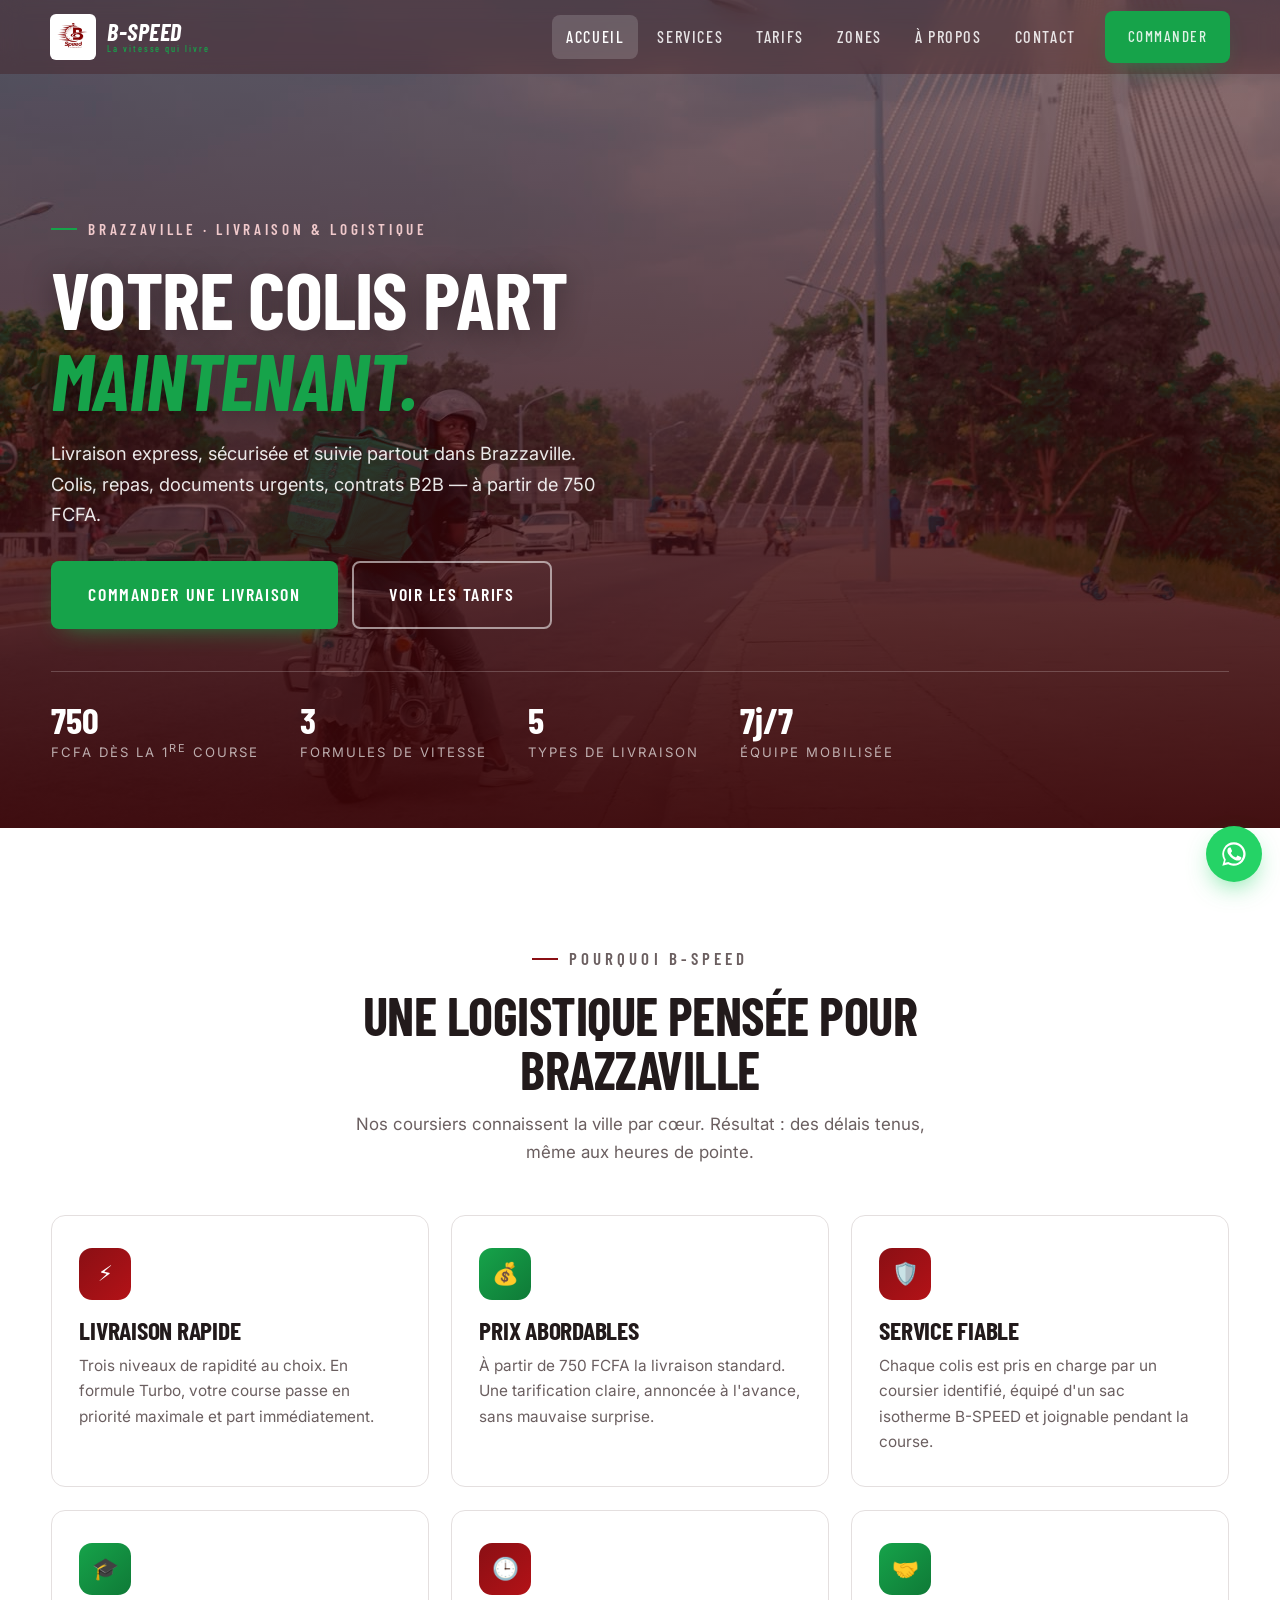
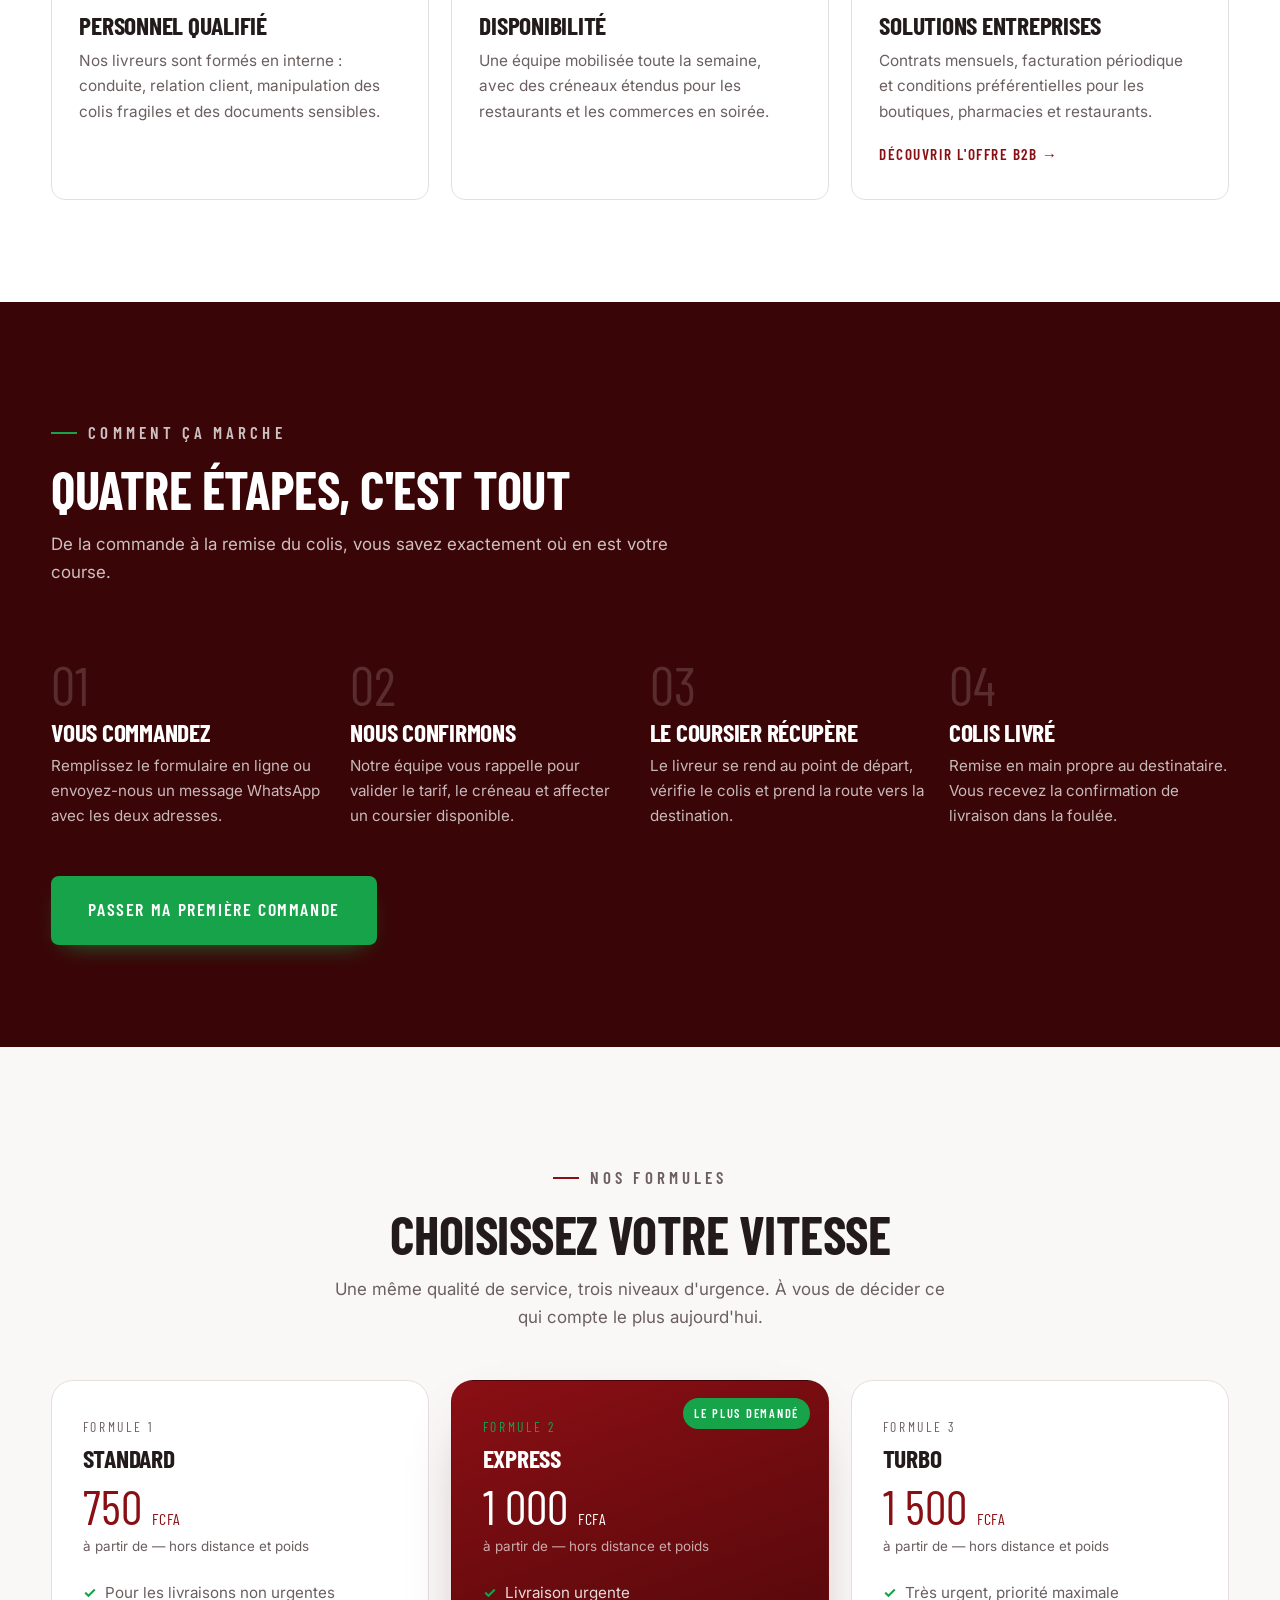
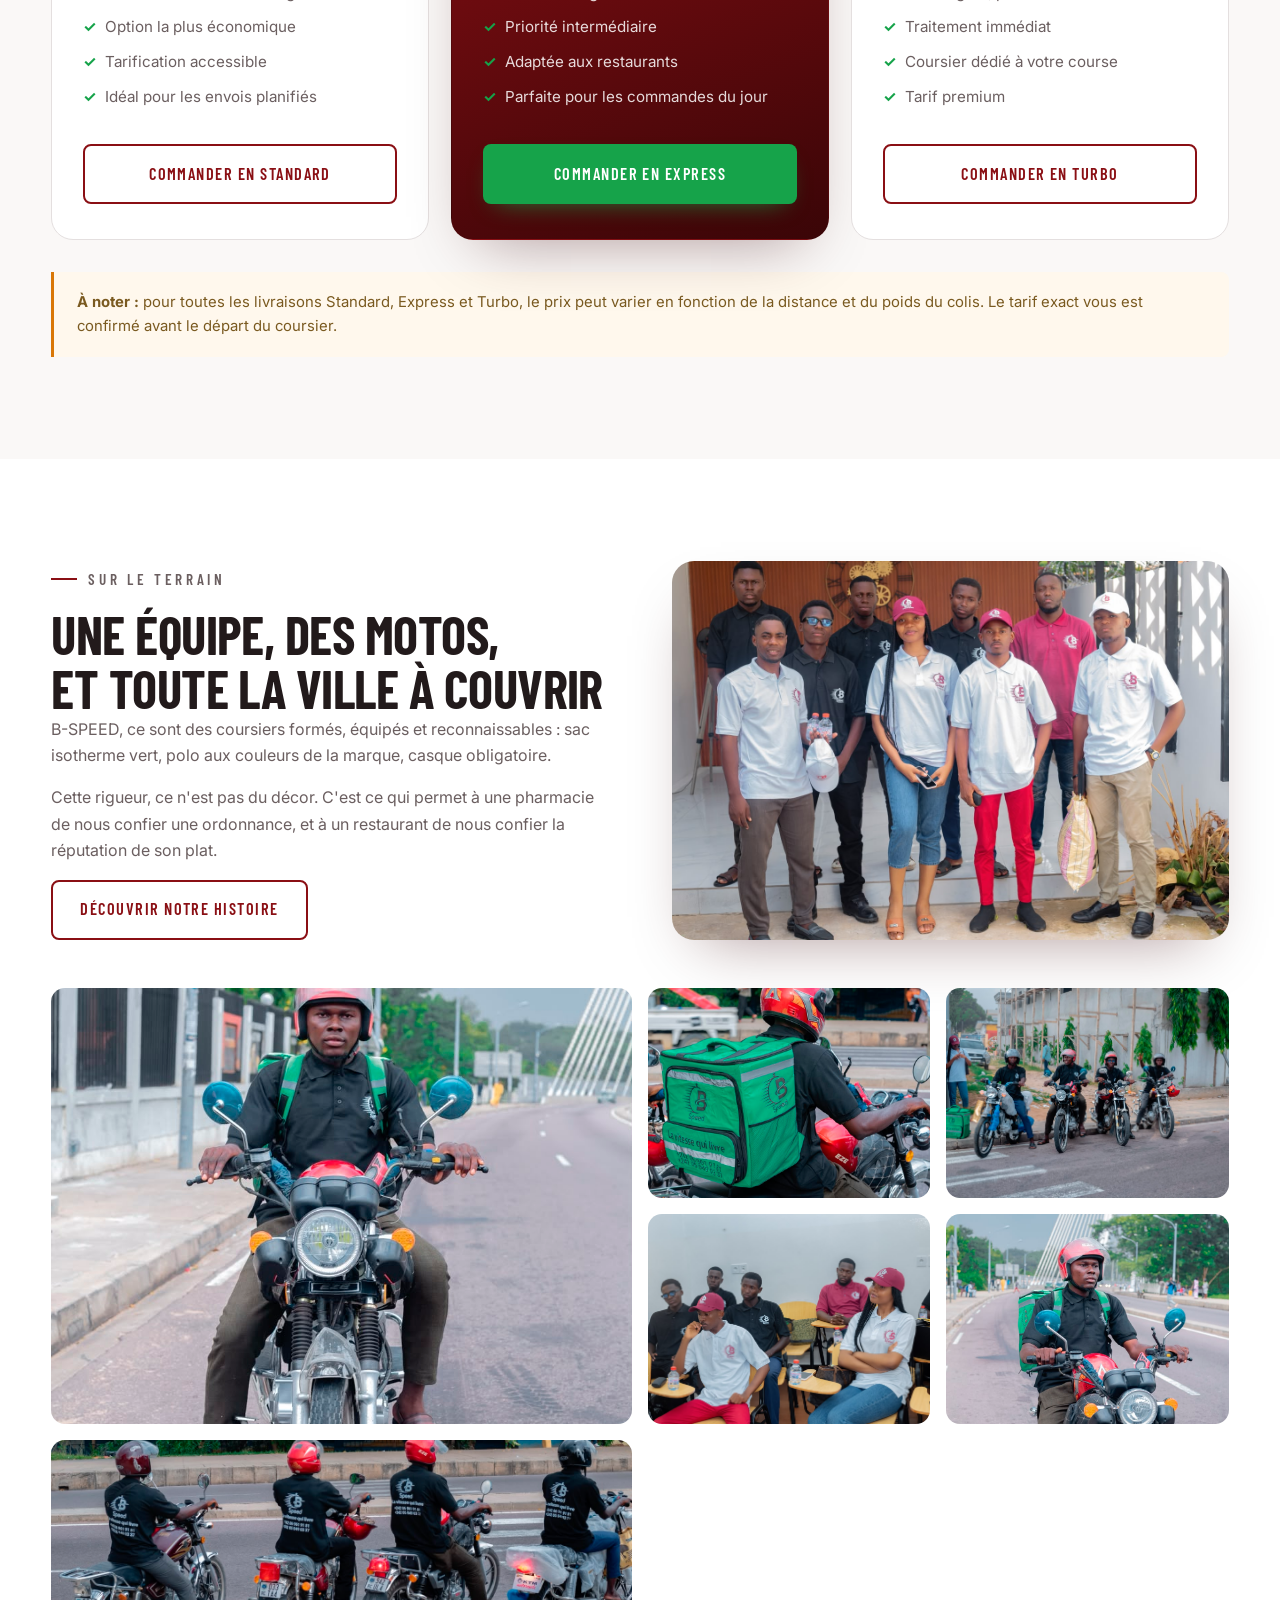
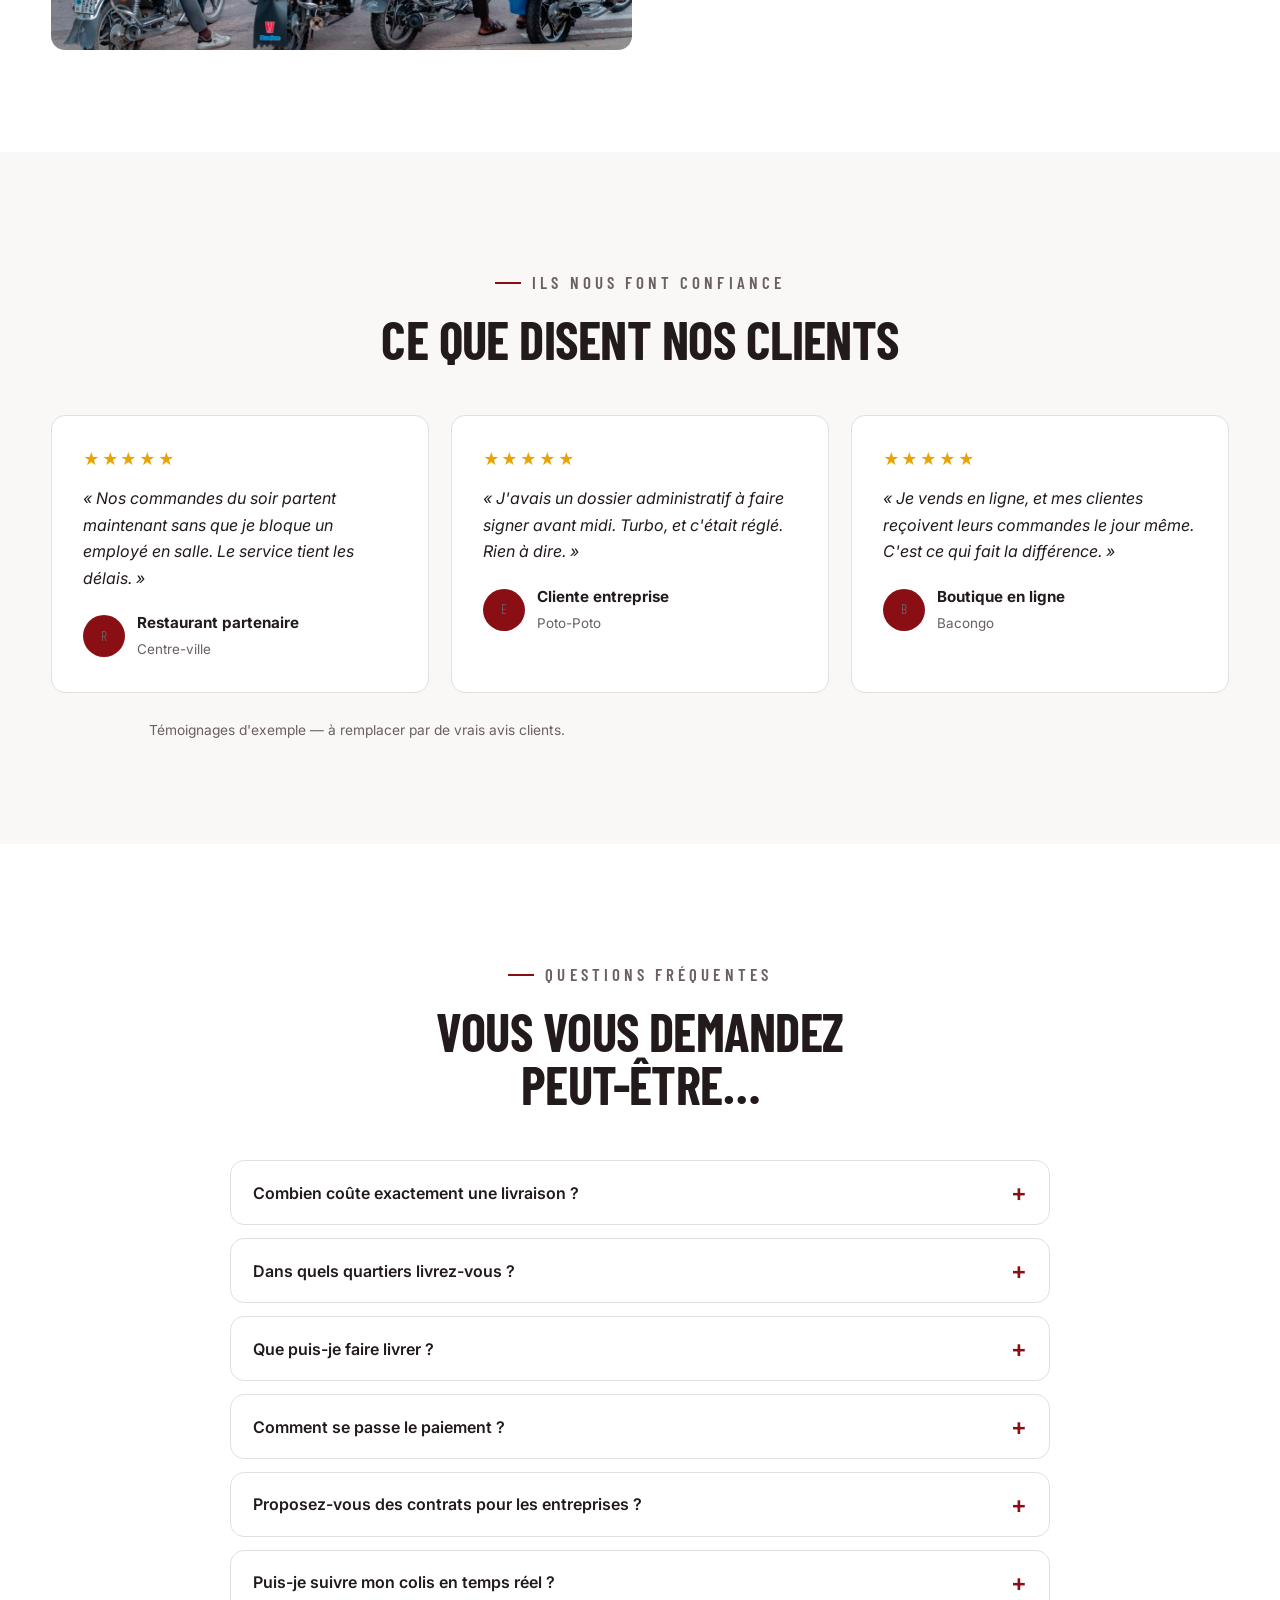
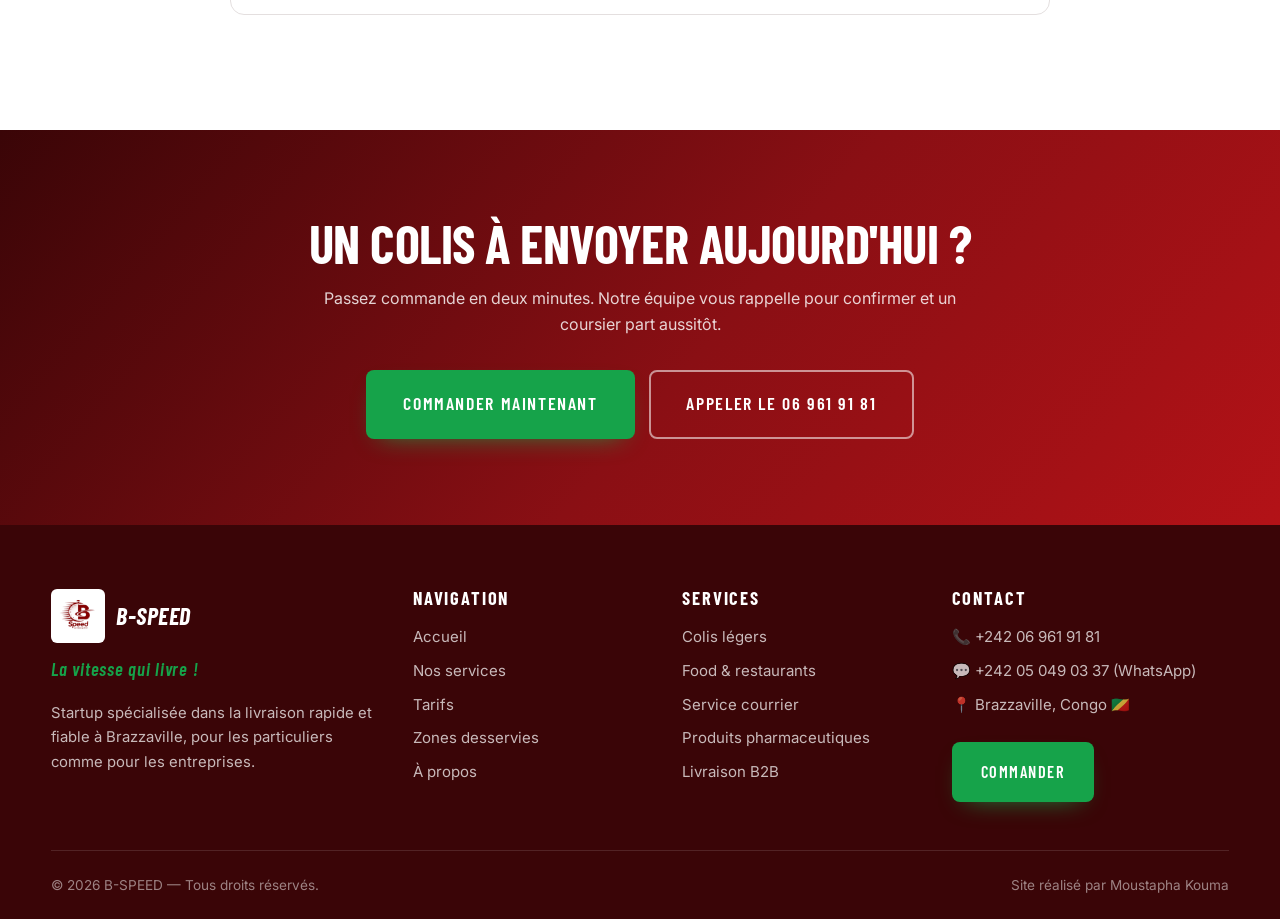
<file: index.html>
<!DOCTYPE html>
<html lang="fr">
<head>
<meta charset="UTF-8">
<meta name="viewport" content="width=device-width,initial-scale=1">
<title>B-SPEED — Livraison rapide à Brazzaville | La vitesse qui livre !</title>
<meta name="description" content="B-SPEED, service de livraison express et de stockage à Brazzaville. Livraison Standard dès 750 FCFA, Express 1000 FCFA, Turbo 1500 FCFA. Colis, restaurants, courrier, B2B.">
<meta name="theme-color" content="#8A0F14">
<link rel="icon" href="logo-blanc.jpg">

<meta property="og:title" content="B-SPEED — La vitesse qui livre !">
<meta property="og:description" content="Livraison express et sécurisée à Brazzaville dès 750 FCFA.">
<meta property="og:image" content="hero-pont.jpg">
<meta property="og:type" content="website">

<link rel="preconnect" href="https://fonts.googleapis.com">
<link rel="preconnect" href="https://fonts.gstatic.com" crossorigin>
<link href="https://fonts.googleapis.com/css2?family=Barlow+Condensed:ital,wght@0,500;0,600;0,700;1,600;1,700&family=Inter:wght@400;500;600;700&display=swap" rel="stylesheet">
<link rel="stylesheet" href="style.css">
</head>
<body>

<a class="saut-contenu" href="#contenu">Aller au contenu</a>

<!-- ================= EN-TÊTE ================= -->
<header class="site-header">
  <div class="header-inner">
    <a class="logo-lien" href="index.html">
      <img src="logo-blanc.jpg" alt="Logo B-SPEED">
      <span class="logo-texte">B-SPEED<small>La vitesse qui livre</small></span>
    </a>
    <button class="burger" aria-label="Ouvrir le menu" aria-expanded="false">&#9776;</button>
    <nav class="nav">
      <a href="index.html" class="actif">Accueil</a>
      <a href="services.html">Services</a>
      <a href="tarifs.html">Tarifs</a>
      <a href="zones.html">Zones</a>
      <a href="a-propos.html">À propos</a>
      <a href="contact.html">Contact</a>
      <a href="commander.html" class="btn btn-vert">Commander</a>
    </nav>
  </div>
</header>

<main id="contenu">

<!-- ================= HERO ================= -->
<section class="hero">
  <img class="hero-img" src="hero-pont.jpg" alt="Livreur B-SPEED en moto sur le pont de Brazzaville">
  <div class="wrap hero-inner">
    <p class="eyebrow pale">Brazzaville · Livraison &amp; logistique</p>
    <h1>Votre colis part<br><em>maintenant.</em></h1>
    <p class="hero-sous">Livraison express, sécurisée et suivie partout dans Brazzaville. Colis, repas, documents urgents, contrats B2B — à partir de 750 FCFA.</p>
    <div class="hero-actions">
      <a class="btn btn-vert btn-lg" href="commander.html">Commander une livraison</a>
      <a class="btn btn-ligne-clair btn-lg" href="tarifs.html">Voir les tarifs</a>
    </div>
    <div class="hero-chiffres">
      <div><strong>750</strong><span>FCFA dès la 1<sup>re</sup> course</span></div>
      <div><strong>3</strong><span>formules de vitesse</span></div>
      <div><strong>5</strong><span>types de livraison</span></div>
      <div><strong>7j/7</strong><span>équipe mobilisée</span></div>
    </div>
  </div>
</section>

<!-- ================= AVANTAGES ================= -->
<section class="section">
  <div class="wrap">
    <div class="section-tete center reveal">
      <p class="eyebrow" style="justify-content:center">Pourquoi B-SPEED</p>
      <h2>Une logistique pensée pour Brazzaville</h2>
      <p>Nos coursiers connaissent la ville par cœur. Résultat : des délais tenus, même aux heures de pointe.</p>
    </div>

    <div class="grille g-3">
      <article class="carte reveal">
        <div class="ico" aria-hidden="true">⚡</div>
        <h3>Livraison rapide</h3>
        <p>Trois niveaux de rapidité au choix. En formule Turbo, votre course passe en priorité maximale et part immédiatement.</p>
      </article>
      <article class="carte reveal">
        <div class="ico vert" aria-hidden="true">💰</div>
        <h3>Prix abordables</h3>
        <p>À partir de 750 FCFA la livraison standard. Une tarification claire, annoncée à l'avance, sans mauvaise surprise.</p>
      </article>
      <article class="carte reveal">
        <div class="ico" aria-hidden="true">🛡️</div>
        <h3>Service fiable</h3>
        <p>Chaque colis est pris en charge par un coursier identifié, équipé d'un sac isotherme B-SPEED et joignable pendant la course.</p>
      </article>
      <article class="carte reveal">
        <div class="ico vert" aria-hidden="true">🎓</div>
        <h3>Personnel qualifié</h3>
        <p>Nos livreurs sont formés en interne : conduite, relation client, manipulation des colis fragiles et des documents sensibles.</p>
      </article>
      <article class="carte reveal">
        <div class="ico" aria-hidden="true">🕒</div>
        <h3>Disponibilité</h3>
        <p>Une équipe mobilisée toute la semaine, avec des créneaux étendus pour les restaurants et les commerces en soirée.</p>
      </article>
      <article class="carte reveal">
        <div class="ico vert" aria-hidden="true">🤝</div>
        <h3>Solutions entreprises</h3>
        <p>Contrats mensuels, facturation périodique et conditions préférentielles pour les boutiques, pharmacies et restaurants.</p>
        <a class="lien" href="services.html">Découvrir l'offre B2B →</a>
      </article>
    </div>
  </div>
</section>

<!-- ================= FONCTIONNEMENT ================= -->
<section class="section section-sombre">
  <div class="wrap">
    <div class="section-tete reveal">
      <p class="eyebrow pale">Comment ça marche</p>
      <h2>Quatre étapes, c'est tout</h2>
      <p>De la commande à la remise du colis, vous savez exactement où en est votre course.</p>
    </div>

    <div class="etapes">
      <div class="etape reveal">
        <div class="num">01</div>
        <h3>Vous commandez</h3>
        <p>Remplissez le formulaire en ligne ou envoyez-nous un message WhatsApp avec les deux adresses.</p>
      </div>
      <div class="etape reveal">
        <div class="num">02</div>
        <h3>Nous confirmons</h3>
        <p>Notre équipe vous rappelle pour valider le tarif, le créneau et affecter un coursier disponible.</p>
      </div>
      <div class="etape reveal">
        <div class="num">03</div>
        <h3>Le coursier récupère</h3>
        <p>Le livreur se rend au point de départ, vérifie le colis et prend la route vers la destination.</p>
      </div>
      <div class="etape reveal">
        <div class="num">04</div>
        <h3>Colis livré</h3>
        <p>Remise en main propre au destinataire. Vous recevez la confirmation de livraison dans la foulée.</p>
      </div>
    </div>

    <div style="margin-top:3rem" class="reveal">
      <a class="btn btn-vert btn-lg" href="commander.html">Passer ma première commande</a>
    </div>
  </div>
</section>

<!-- ================= APERÇU TARIFS ================= -->
<section class="section section-creme">
  <div class="wrap">
    <div class="section-tete center reveal">
      <p class="eyebrow" style="justify-content:center">Nos formules</p>
      <h2>Choisissez votre vitesse</h2>
      <p>Une même qualité de service, trois niveaux d'urgence. À vous de décider ce qui compte le plus aujourd'hui.</p>
    </div>

    <div class="tarifs">
      <article class="tarif reveal">
        <div class="niveau">Formule 1</div>
        <h3>Standard</h3>
        <div class="prix">750 <small>FCFA</small></div>
        <div class="depuis">à partir de — hors distance et poids</div>
        <ul>
          <li>Pour les livraisons non urgentes</li>
          <li>Option la plus économique</li>
          <li>Tarification accessible</li>
          <li>Idéal pour les envois planifiés</li>
        </ul>
        <a class="btn btn-ligne btn-bloc" href="commander.html">Commander en Standard</a>
      </article>

      <article class="tarif vedette reveal">
        <span class="badge">Le plus demandé</span>
        <div class="niveau">Formule 2</div>
        <h3>Express</h3>
        <div class="prix">1 000 <small>FCFA</small></div>
        <div class="depuis">à partir de — hors distance et poids</div>
        <ul>
          <li>Livraison urgente</li>
          <li>Priorité intermédiaire</li>
          <li>Adaptée aux restaurants</li>
          <li>Parfaite pour les commandes du jour</li>
        </ul>
        <a class="btn btn-vert btn-bloc" href="commander.html">Commander en Express</a>
      </article>

      <article class="tarif reveal">
        <div class="niveau">Formule 3</div>
        <h3>Turbo</h3>
        <div class="prix">1 500 <small>FCFA</small></div>
        <div class="depuis">à partir de — hors distance et poids</div>
        <ul>
          <li>Très urgent, priorité maximale</li>
          <li>Traitement immédiat</li>
          <li>Coursier dédié à votre course</li>
          <li>Tarif premium</li>
        </ul>
        <a class="btn btn-ligne btn-bloc" href="commander.html">Commander en Turbo</a>
      </article>
    </div>

    <div class="note-tarif reveal">
      <strong>À noter :</strong> pour toutes les livraisons Standard, Express et Turbo, le prix peut varier en fonction de la distance et du poids du colis. Le tarif exact vous est confirmé avant le départ du coursier.
    </div>
  </div>
</section>

<!-- ================= ÉQUIPE / GALERIE ================= -->
<section class="section">
  <div class="wrap">
    <div class="duo">
      <div class="duo-texte reveal">
        <p class="eyebrow">Sur le terrain</p>
        <h2>Une équipe, des motos,<br>et toute la ville à couvrir</h2>
        <p>B-SPEED, ce sont des coursiers formés, équipés et reconnaissables : sac isotherme vert, polo aux couleurs de la marque, casque obligatoire.</p>
        <p>Cette rigueur, ce n'est pas du décor. C'est ce qui permet à une pharmacie de nous confier une ordonnance, et à un restaurant de nous confier la réputation de son plat.</p>
        <a class="btn btn-ligne" href="a-propos.html">Découvrir notre histoire</a>
      </div>
      <img class="reveal" src="equipe-groupe.jpg" alt="L'équipe B-SPEED au complet devant les locaux">
    </div>

    <div class="galerie" style="margin-top:3rem">
      <img class="reveal" src="livreur-face.jpg" alt="Coursier B-SPEED sur sa moto">
      <img class="reveal" src="sac-vert.jpg" alt="Sac isotherme B-SPEED sur une moto">
      <img class="reveal" src="flotte-motos.jpg" alt="Flotte de motos B-SPEED prête au départ">
      <img class="reveal" src="equipe-formation.jpg" alt="Séance de formation de l'équipe B-SPEED">
      <img class="reveal" src="livreur-pont.jpg" alt="Coursier B-SPEED devant le pont de Brazzaville">
      <img class="reveal" src="flotte-dos.jpg" alt="Coursiers B-SPEED en tenue aux couleurs de la marque">
    </div>
  </div>
</section>

<!-- ================= TÉMOIGNAGES ================= -->
<section class="section section-creme">
  <div class="wrap">
    <div class="section-tete center reveal">
      <p class="eyebrow" style="justify-content:center">Ils nous font confiance</p>
      <h2>Ce que disent nos clients</h2>
    </div>
    <div class="grille g-3">
      <article class="temoignage reveal">
        <div class="etoiles" aria-label="5 sur 5">★★★★★</div>
        <blockquote>« Nos commandes du soir partent maintenant sans que je bloque un employé en salle. Le service tient les délais. »</blockquote>
        <div class="auteur"><span class="rond">R</span><div><strong>Restaurant partenaire</strong><span>Centre-ville</span></div></div>
      </article>
      <article class="temoignage reveal">
        <div class="etoiles" aria-label="5 sur 5">★★★★★</div>
        <blockquote>« J'avais un dossier administratif à faire signer avant midi. Turbo, et c'était réglé. Rien à dire. »</blockquote>
        <div class="auteur"><span class="rond">E</span><div><strong>Cliente entreprise</strong><span>Poto-Poto</span></div></div>
      </article>
      <article class="temoignage reveal">
        <div class="etoiles" aria-label="5 sur 5">★★★★★</div>
        <blockquote>« Je vends en ligne, et mes clientes reçoivent leurs commandes le jour même. C'est ce qui fait la différence. »</blockquote>
        <div class="auteur"><span class="rond">B</span><div><strong>Boutique en ligne</strong><span>Bacongo</span></div></div>
      </article>
    </div>
    <p class="center" style="margin-top:1.6rem;font-size:.86rem;color:var(--texte-doux)">
      Témoignages d'exemple — à remplacer par de vrais avis clients.
    </p>
  </div>
</section>

<!-- ================= FAQ ================= -->
<section class="section">
  <div class="wrap">
    <div class="section-tete center reveal">
      <p class="eyebrow" style="justify-content:center">Questions fréquentes</p>
      <h2>Vous vous demandez peut-être…</h2>
    </div>
    <div class="faq reveal">
      <details>
        <summary>Combien coûte exactement une livraison ?</summary>
        <div class="reponse">Nos formules démarrent à 750 FCFA (Standard), 1 000 FCFA (Express) et 1 500 FCFA (Turbo). Le montant final dépend de la distance et du poids du colis. Nous vous confirmons le prix exact avant que le coursier ne parte.</div>
      </details>
      <details>
        <summary>Dans quels quartiers livrez-vous ?</summary>
        <div class="reponse">Nous couvrons Brazzaville. Consultez la <a href="zones.html" style="color:var(--bordeaux);font-weight:600">page des zones desservies</a> pour le détail. Si votre adresse n'y figure pas, contactez-nous : nous étudions chaque demande.</div>
      </details>
      <details>
        <summary>Que puis-je faire livrer ?</summary>
        <div class="reponse">Colis légers, repas et commandes de restaurants, documents et courriers professionnels, produits pharmaceutiques, marchandises e-commerce. Pour les objets volumineux ou de grande valeur, écrivez-nous d'abord.</div>
      </details>
      <details>
        <summary>Comment se passe le paiement ?</summary>
        <div class="reponse">Le paiement s'effectue directement avec le coursier, avec possibilité de paiement à la livraison pour les commandes de restaurants. Les entreprises sous contrat mensuel bénéficient d'une facturation périodique.</div>
      </details>
      <details>
        <summary>Proposez-vous des contrats pour les entreprises ?</summary>
        <div class="reponse">Oui. Notre offre B2B comprend des contrats mensuels pour les entreprises, boutiques et pharmacies, avec facturation périodique et conditions préférentielles. Écrivez-nous pour recevoir une proposition adaptée à votre volume.</div>
      </details>
      <details>
        <summary>Puis-je suivre mon colis en temps réel ?</summary>
        <div class="reponse">Le suivi GPS en direct arrive prochainement. Aujourd'hui, notre équipe vous tient informé par téléphone ou WhatsApp à chaque étape : prise en charge, départ et livraison.</div>
      </details>
    </div>
  </div>
</section>

<!-- ================= APPEL À L'ACTION ================= -->
<section class="cta">
  <div class="wrap">
    <h2 class="reveal">Un colis à envoyer aujourd'hui ?</h2>
    <p class="reveal">Passez commande en deux minutes. Notre équipe vous rappelle pour confirmer et un coursier part aussitôt.</p>
    <div class="cta-actions reveal">
      <a class="btn btn-vert btn-lg" href="commander.html">Commander maintenant</a>
      <a class="btn btn-ligne-clair btn-lg" href="tel:+242069619181">Appeler le 06 961 91 81</a>
    </div>
  </div>
</section>

</main>

<!-- ================= PIED DE PAGE ================= -->
<footer class="site-footer">
  <div class="wrap">
    <div class="footer-grid">
      <div>
        <a class="logo-lien" href="index.html">
          <img src="logo-blanc.jpg" alt="Logo B-SPEED" style="height:54px">
          <span class="logo-texte">B-SPEED</span>
        </a>
        <p class="slogan">La vitesse qui livre !</p>
        <p style="margin-top:1rem;font-size:.93rem">Startup spécialisée dans la livraison rapide et fiable à Brazzaville, pour les particuliers comme pour les entreprises.</p>
      </div>
      <div>
        <h4>Navigation</h4>
        <ul>
          <li><a href="index.html">Accueil</a></li>
          <li><a href="services.html">Nos services</a></li>
          <li><a href="tarifs.html">Tarifs</a></li>
          <li><a href="zones.html">Zones desservies</a></li>
          <li><a href="a-propos.html">À propos</a></li>
        </ul>
      </div>
      <div>
        <h4>Services</h4>
        <ul>
          <li><a href="services.html">Colis légers</a></li>
          <li><a href="services.html">Food &amp; restaurants</a></li>
          <li><a href="services.html">Service courrier</a></li>
          <li><a href="services.html">Produits pharmaceutiques</a></li>
          <li><a href="services.html">Livraison B2B</a></li>
        </ul>
      </div>
      <div>
        <h4>Contact</h4>
        <ul>
          <li><a href="tel:+242069619181">📞 +242 06 961 91 81</a></li>
          <li><a href="https://wa.me/242050490337" target="_blank" rel="noopener">💬 +242 05 049 03 37 (WhatsApp)</a></li>
          <li>📍 Brazzaville, Congo 🇨🇬</li>
        </ul>
        <a class="btn btn-vert" style="margin-top:1rem" href="commander.html">Commander</a>
      </div>
    </div>
    <div class="footer-bas">
      <span>© <span data-annee></span> B-SPEED — Tous droits réservés.</span>
      <span>Site réalisé par Moustapha Kouma</span>
    </div>
  </div>
</footer>

<a class="wa-flottant" href="https://wa.me/242050490337" target="_blank" rel="noopener" aria-label="Nous écrire sur WhatsApp">
  <svg width="28" height="28" viewBox="0 0 24 24" fill="currentColor"><path d="M17.5 14.4c-.3-.2-1.7-.9-2-1-.3-.1-.5-.2-.7.1-.2.3-.7 1-.9 1.2-.2.2-.3.2-.6.1-.3-.2-1.2-.5-2.3-1.4-.9-.8-1.4-1.7-1.6-2-.2-.3 0-.5.1-.6l.5-.6c.1-.2.2-.3.3-.5 0-.2 0-.4 0-.5 0-.2-.7-1.6-.9-2.2-.2-.6-.5-.5-.7-.5h-.6c-.2 0-.5.1-.8.4-.3.3-1 1-1 2.5s1.1 2.9 1.2 3.1c.1.2 2.1 3.2 5 4.4.7.3 1.3.5 1.7.6.7.2 1.4.2 1.9.1.6-.1 1.7-.7 2-1.4.2-.7.2-1.2.2-1.4-.1-.1-.3-.2-.6-.3M12 2a10 10 0 0 0-8.6 15.1L2 22l5-1.3A10 10 0 1 0 12 2m0 18.2c-1.6 0-3.2-.4-4.5-1.2l-.3-.2-3 .8.8-2.9-.2-.3A8.2 8.2 0 1 1 12 20.2"/></svg>
</a>

<script src="main.js"></script>
</body>
</html>
</file>
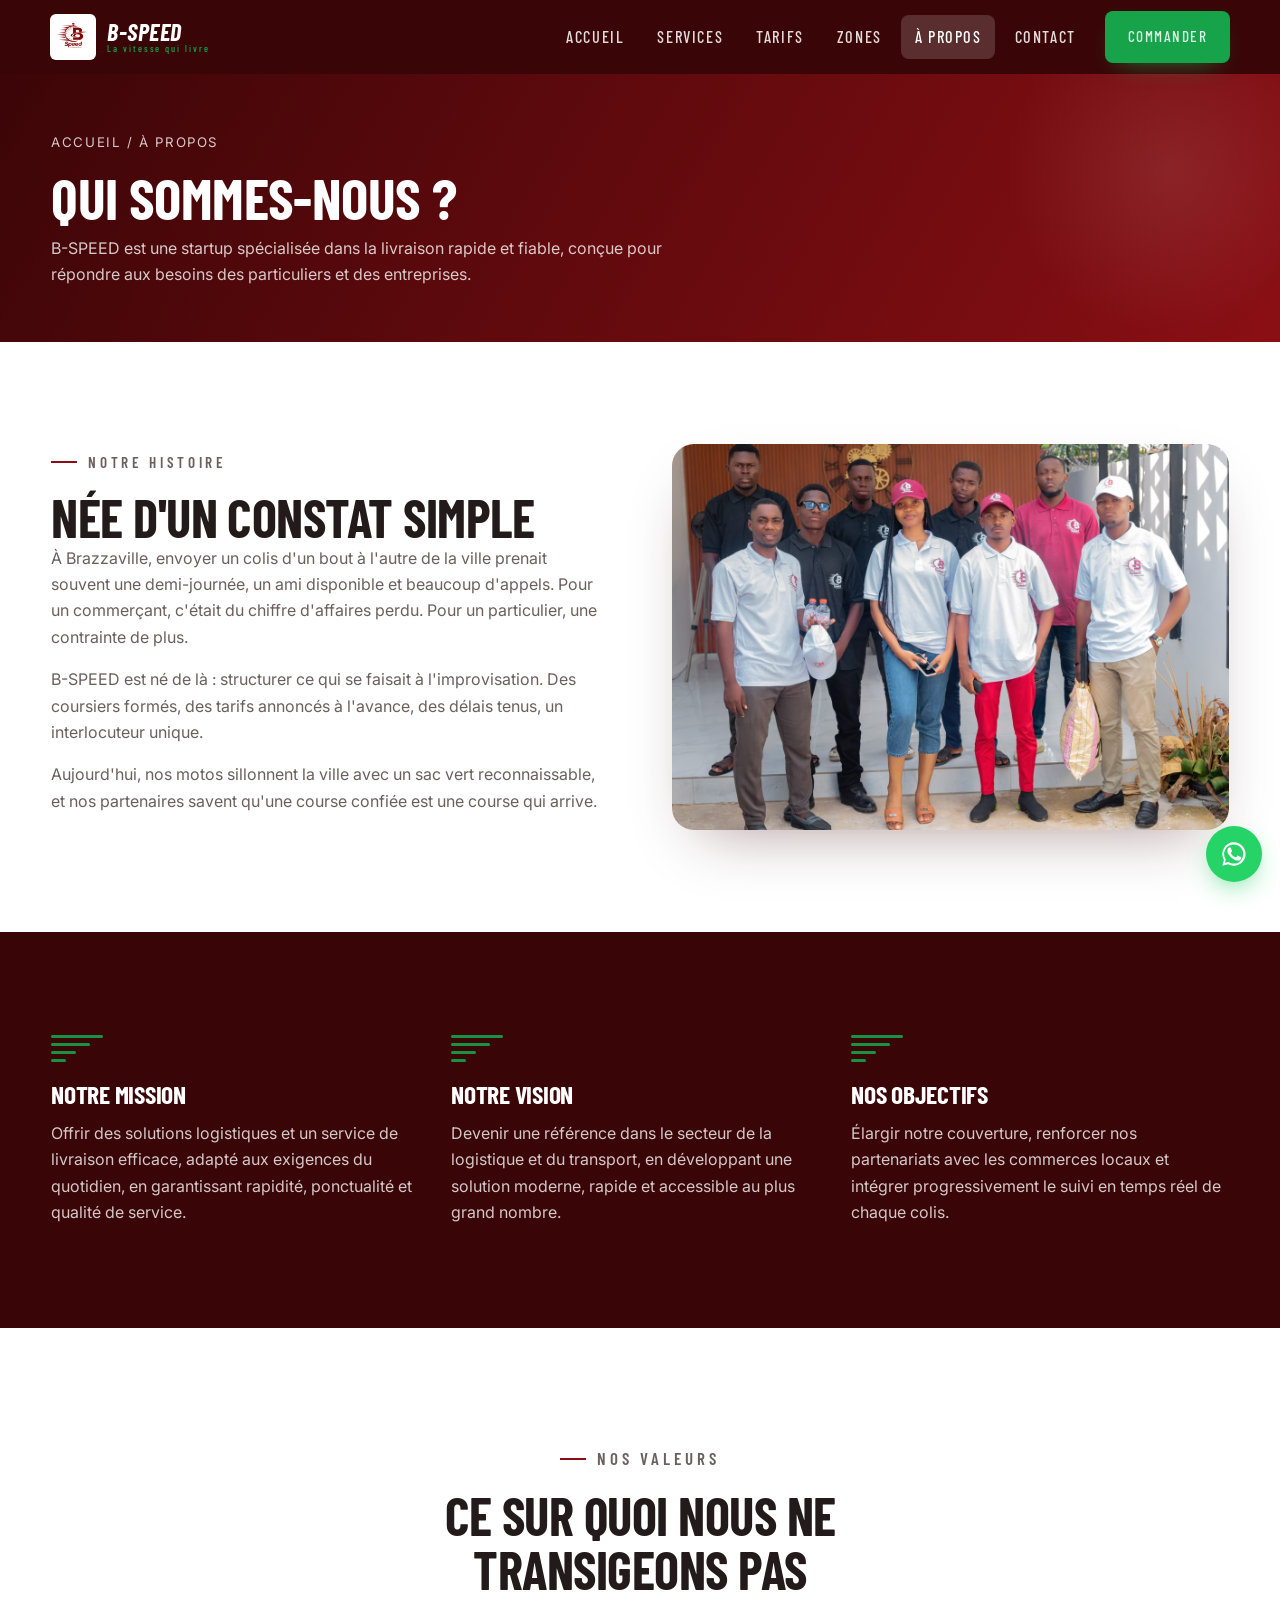
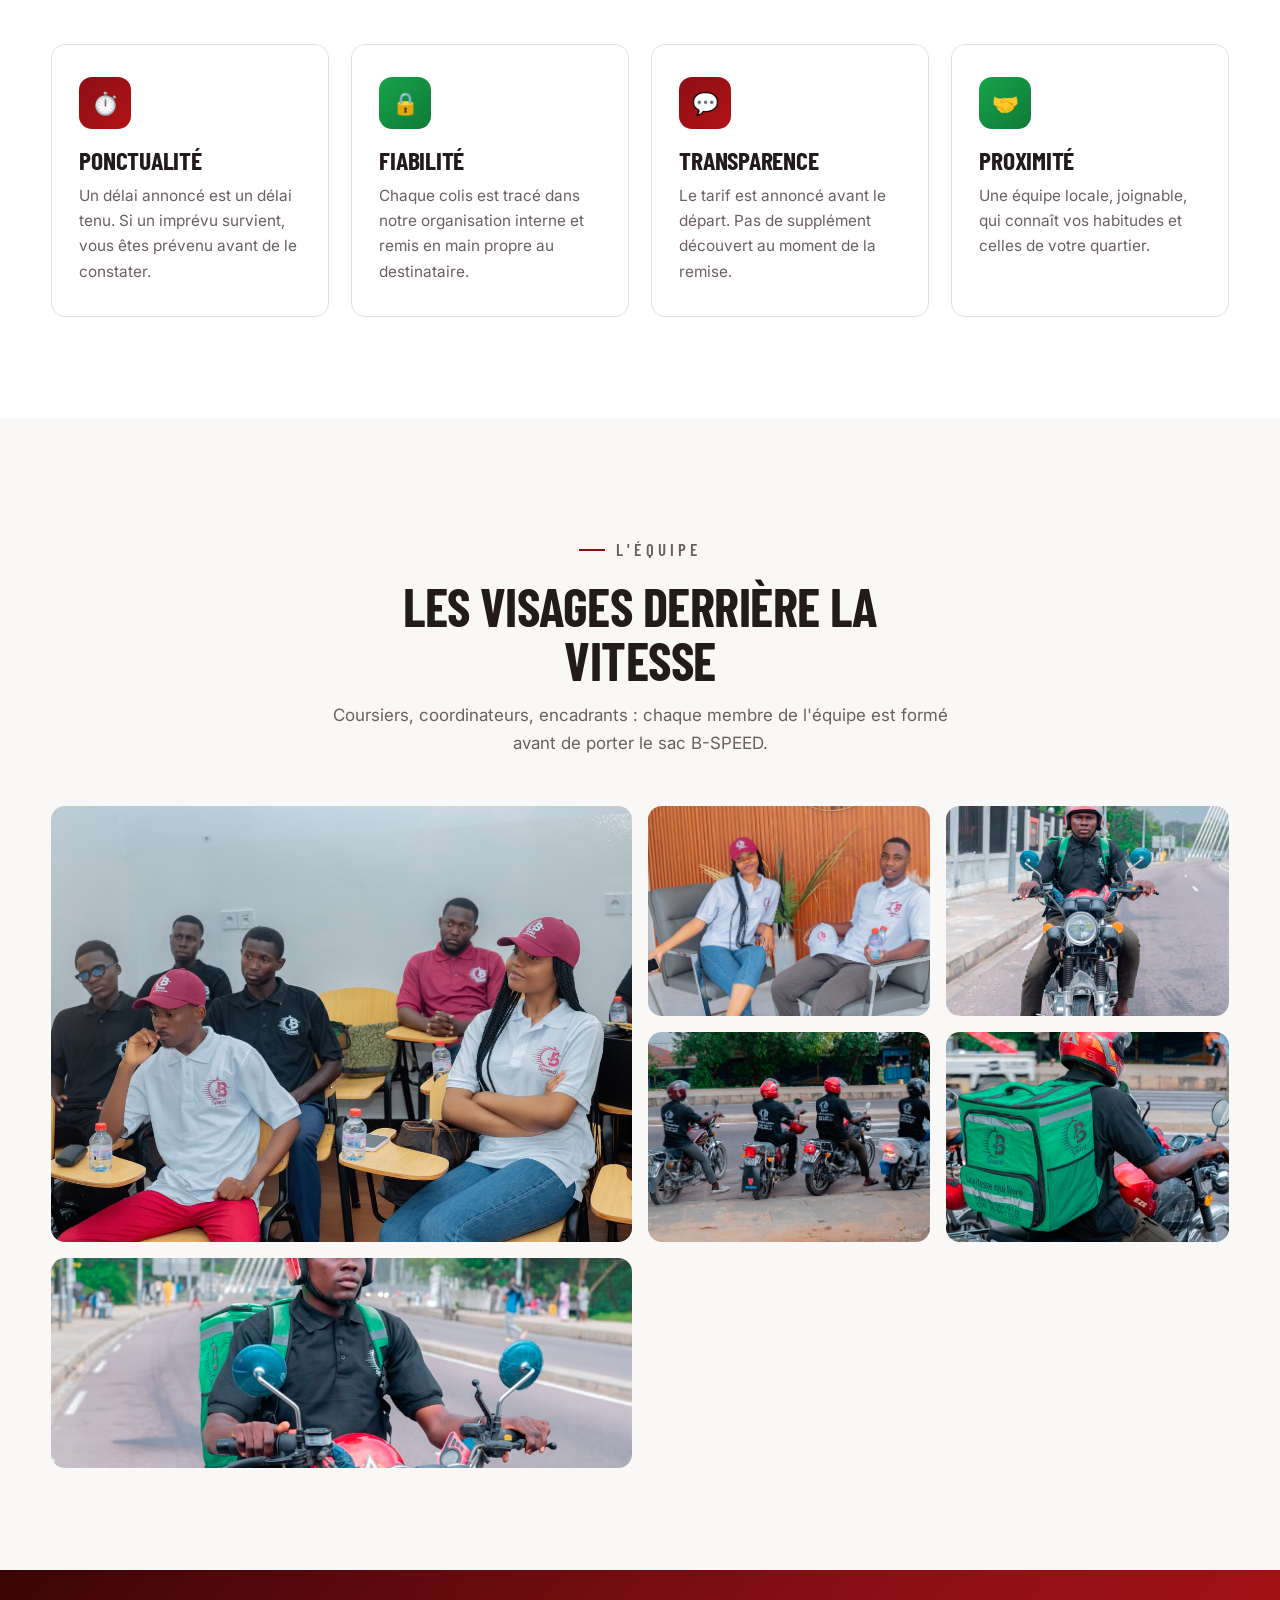
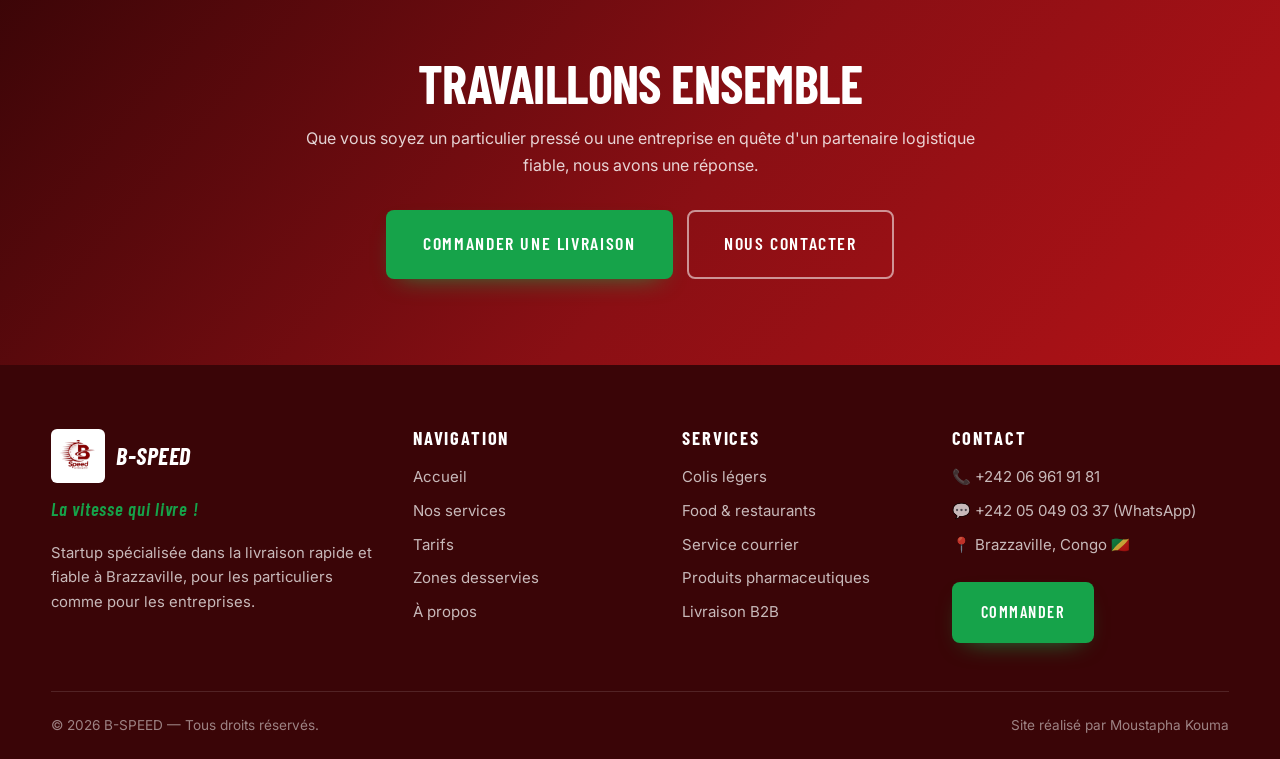
<file: a-propos.html>
<!DOCTYPE html>
<html lang="fr">
<head>
<meta charset="UTF-8">
<meta name="viewport" content="width=device-width,initial-scale=1">
<title>À propos — B-SPEED Brazzaville</title>
<meta name="description" content="B-SPEED, startup de livraison rapide à Brazzaville : notre histoire, notre mission, notre vision et nos valeurs.">
<meta name="theme-color" content="#8A0F14">
<link rel="icon" href="logo-blanc.jpg">
<link rel="preconnect" href="https://fonts.googleapis.com">
<link rel="preconnect" href="https://fonts.gstatic.com" crossorigin>
<link href="https://fonts.googleapis.com/css2?family=Barlow+Condensed:ital,wght@0,500;0,600;0,700;1,600;1,700&family=Inter:wght@400;500;600;700&display=swap" rel="stylesheet">
<link rel="stylesheet" href="style.css">
</head>
<body class="page-interne">

<a class="saut-contenu" href="#contenu">Aller au contenu</a>

<header class="site-header">
  <div class="header-inner">
    <a class="logo-lien" href="index.html">
      <img src="logo-blanc.jpg" alt="Logo B-SPEED">
      <span class="logo-texte">B-SPEED<small>La vitesse qui livre</small></span>
    </a>
    <button class="burger" aria-label="Ouvrir le menu" aria-expanded="false">&#9776;</button>
    <nav class="nav">
      <a href="index.html">Accueil</a>
      <a href="services.html">Services</a>
      <a href="tarifs.html">Tarifs</a>
      <a href="zones.html">Zones</a>
      <a href="a-propos.html" class="actif">À propos</a>
      <a href="contact.html">Contact</a>
      <a href="commander.html" class="btn btn-vert">Commander</a>
    </nav>
  </div>
</header>

<main id="contenu">

<section class="banniere">
  <div class="wrap">
    <p class="fil"><a href="index.html">Accueil</a> / À propos</p>
    <h1>Qui sommes-nous ?</h1>
    <p>B-SPEED est une startup spécialisée dans la livraison rapide et fiable, conçue pour répondre aux besoins des particuliers et des entreprises.</p>
  </div>
</section>

<section class="section">
  <div class="wrap">
    <div class="duo">
      <div class="duo-texte reveal">
        <p class="eyebrow">Notre histoire</p>
        <h2>Née d'un constat simple</h2>
        <p>À Brazzaville, envoyer un colis d'un bout à l'autre de la ville prenait souvent une demi-journée, un ami disponible et beaucoup d'appels. Pour un commerçant, c'était du chiffre d'affaires perdu. Pour un particulier, une contrainte de plus.</p>
        <p>B-SPEED est né de là : structurer ce qui se faisait à l'improvisation. Des coursiers formés, des tarifs annoncés à l'avance, des délais tenus, un interlocuteur unique.</p>
        <p>Aujourd'hui, nos motos sillonnent la ville avec un sac vert reconnaissable, et nos partenaires savent qu'une course confiée est une course qui arrive.</p>
      </div>
      <img class="reveal" src="equipe-groupe.jpg" alt="L'équipe B-SPEED">
    </div>
  </div>
</section>

<section class="section section-sombre">
  <div class="wrap">
    <div class="grille g-3">
      <article class="reveal">
        <div class="speed-lines" style="color:var(--vert);margin-bottom:1.2rem"><i></i><i></i><i></i><i></i></div>
        <h3 style="margin-bottom:.8rem">Notre mission</h3>
        <p>Offrir des solutions logistiques et un service de livraison efficace, adapté aux exigences du quotidien, en garantissant rapidité, ponctualité et qualité de service.</p>
      </article>
      <article class="reveal">
        <div class="speed-lines" style="color:var(--vert);margin-bottom:1.2rem"><i></i><i></i><i></i><i></i></div>
        <h3 style="margin-bottom:.8rem">Notre vision</h3>
        <p>Devenir une référence dans le secteur de la logistique et du transport, en développant une solution moderne, rapide et accessible au plus grand nombre.</p>
      </article>
      <article class="reveal">
        <div class="speed-lines" style="color:var(--vert);margin-bottom:1.2rem"><i></i><i></i><i></i><i></i></div>
        <h3 style="margin-bottom:.8rem">Nos objectifs</h3>
        <p>Élargir notre couverture, renforcer nos partenariats avec les commerces locaux et intégrer progressivement le suivi en temps réel de chaque colis.</p>
      </article>
    </div>
  </div>
</section>

<section class="section">
  <div class="wrap">
    <div class="section-tete center reveal">
      <p class="eyebrow" style="justify-content:center">Nos valeurs</p>
      <h2>Ce sur quoi nous ne transigeons pas</h2>
    </div>
    <div class="grille g-4">
      <article class="carte reveal">
        <div class="ico" aria-hidden="true">⏱️</div>
        <h3>Ponctualité</h3>
        <p>Un délai annoncé est un délai tenu. Si un imprévu survient, vous êtes prévenu avant de le constater.</p>
      </article>
      <article class="carte vert reveal">
        <div class="ico vert" aria-hidden="true">🔒</div>
        <h3>Fiabilité</h3>
        <p>Chaque colis est tracé dans notre organisation interne et remis en main propre au destinataire.</p>
      </article>
      <article class="carte reveal">
        <div class="ico" aria-hidden="true">💬</div>
        <h3>Transparence</h3>
        <p>Le tarif est annoncé avant le départ. Pas de supplément découvert au moment de la remise.</p>
      </article>
      <article class="carte reveal">
        <div class="ico vert" aria-hidden="true">🤝</div>
        <h3>Proximité</h3>
        <p>Une équipe locale, joignable, qui connaît vos habitudes et celles de votre quartier.</p>
      </article>
    </div>
  </div>
</section>

<section class="section section-creme">
  <div class="wrap">
    <div class="section-tete center reveal">
      <p class="eyebrow" style="justify-content:center">L'équipe</p>
      <h2>Les visages derrière la vitesse</h2>
      <p>Coursiers, coordinateurs, encadrants : chaque membre de l'équipe est formé avant de porter le sac B-SPEED.</p>
    </div>
    <div class="galerie reveal">
      <img src="equipe-formation.jpg" alt="Séance de formation de l'équipe B-SPEED">
      <img src="equipe-bureau.jpg" alt="Deux membres de l'équipe B-SPEED au bureau">
      <img src="livreur-face.jpg" alt="Coursier B-SPEED sur sa moto">
      <img src="flotte-dos.jpg" alt="Coursiers B-SPEED en tenue">
      <img src="sac-vert.jpg" alt="Sac isotherme B-SPEED">
      <img src="livreur-pont.jpg" alt="Coursier B-SPEED devant le pont">
    </div>
  </div>
</section>

<section class="cta">
  <div class="wrap">
    <h2 class="reveal">Travaillons ensemble</h2>
    <p class="reveal">Que vous soyez un particulier pressé ou une entreprise en quête d'un partenaire logistique fiable, nous avons une réponse.</p>
    <div class="cta-actions reveal">
      <a class="btn btn-vert btn-lg" href="commander.html">Commander une livraison</a>
      <a class="btn btn-ligne-clair btn-lg" href="contact.html">Nous contacter</a>
    </div>
  </div>
</section>

</main>

<footer class="site-footer">
  <div class="wrap">
    <div class="footer-grid">
      <div>
        <a class="logo-lien" href="index.html">
          <img src="logo-blanc.jpg" alt="Logo B-SPEED" style="height:54px">
          <span class="logo-texte">B-SPEED</span>
        </a>
        <p class="slogan">La vitesse qui livre !</p>
        <p style="margin-top:1rem;font-size:.93rem">Startup spécialisée dans la livraison rapide et fiable à Brazzaville, pour les particuliers comme pour les entreprises.</p>
      </div>
      <div>
        <h4>Navigation</h4>
        <ul>
          <li><a href="index.html">Accueil</a></li>
          <li><a href="services.html">Nos services</a></li>
          <li><a href="tarifs.html">Tarifs</a></li>
          <li><a href="zones.html">Zones desservies</a></li>
          <li><a href="a-propos.html">À propos</a></li>
        </ul>
      </div>
      <div>
        <h4>Services</h4>
        <ul>
          <li><a href="services.html">Colis légers</a></li>
          <li><a href="services.html">Food &amp; restaurants</a></li>
          <li><a href="services.html">Service courrier</a></li>
          <li><a href="services.html">Produits pharmaceutiques</a></li>
          <li><a href="services.html">Livraison B2B</a></li>
        </ul>
      </div>
      <div>
        <h4>Contact</h4>
        <ul>
          <li><a href="tel:+242069619181">📞 +242 06 961 91 81</a></li>
          <li><a href="https://wa.me/242050490337" target="_blank" rel="noopener">💬 +242 05 049 03 37 (WhatsApp)</a></li>
          <li>📍 Brazzaville, Congo 🇨🇬</li>
        </ul>
        <a class="btn btn-vert" style="margin-top:1rem" href="commander.html">Commander</a>
      </div>
    </div>
    <div class="footer-bas">
      <span>© <span data-annee></span> B-SPEED — Tous droits réservés.</span>
      <span>Site réalisé par Moustapha Kouma</span>
    </div>
  </div>
</footer>

<a class="wa-flottant" href="https://wa.me/242050490337" target="_blank" rel="noopener" aria-label="Nous écrire sur WhatsApp">
  <svg width="28" height="28" viewBox="0 0 24 24" fill="currentColor"><path d="M17.5 14.4c-.3-.2-1.7-.9-2-1-.3-.1-.5-.2-.7.1-.2.3-.7 1-.9 1.2-.2.2-.3.2-.6.1-.3-.2-1.2-.5-2.3-1.4-.9-.8-1.4-1.7-1.6-2-.2-.3 0-.5.1-.6l.5-.6c.1-.2.2-.3.3-.5 0-.2 0-.4 0-.5 0-.2-.7-1.6-.9-2.2-.2-.6-.5-.5-.7-.5h-.6c-.2 0-.5.1-.8.4-.3.3-1 1-1 2.5s1.1 2.9 1.2 3.1c.1.2 2.1 3.2 5 4.4.7.3 1.3.5 1.7.6.7.2 1.4.2 1.9.1.6-.1 1.7-.7 2-1.4.2-.7.2-1.2.2-1.4-.1-.1-.3-.2-.6-.3M12 2a10 10 0 0 0-8.6 15.1L2 22l5-1.3A10 10 0 1 0 12 2m0 18.2c-1.6 0-3.2-.4-4.5-1.2l-.3-.2-3 .8.8-2.9-.2-.3A8.2 8.2 0 1 1 12 20.2"/></svg>
</a>

<script src="main.js"></script>
</body>
</html>
</file>
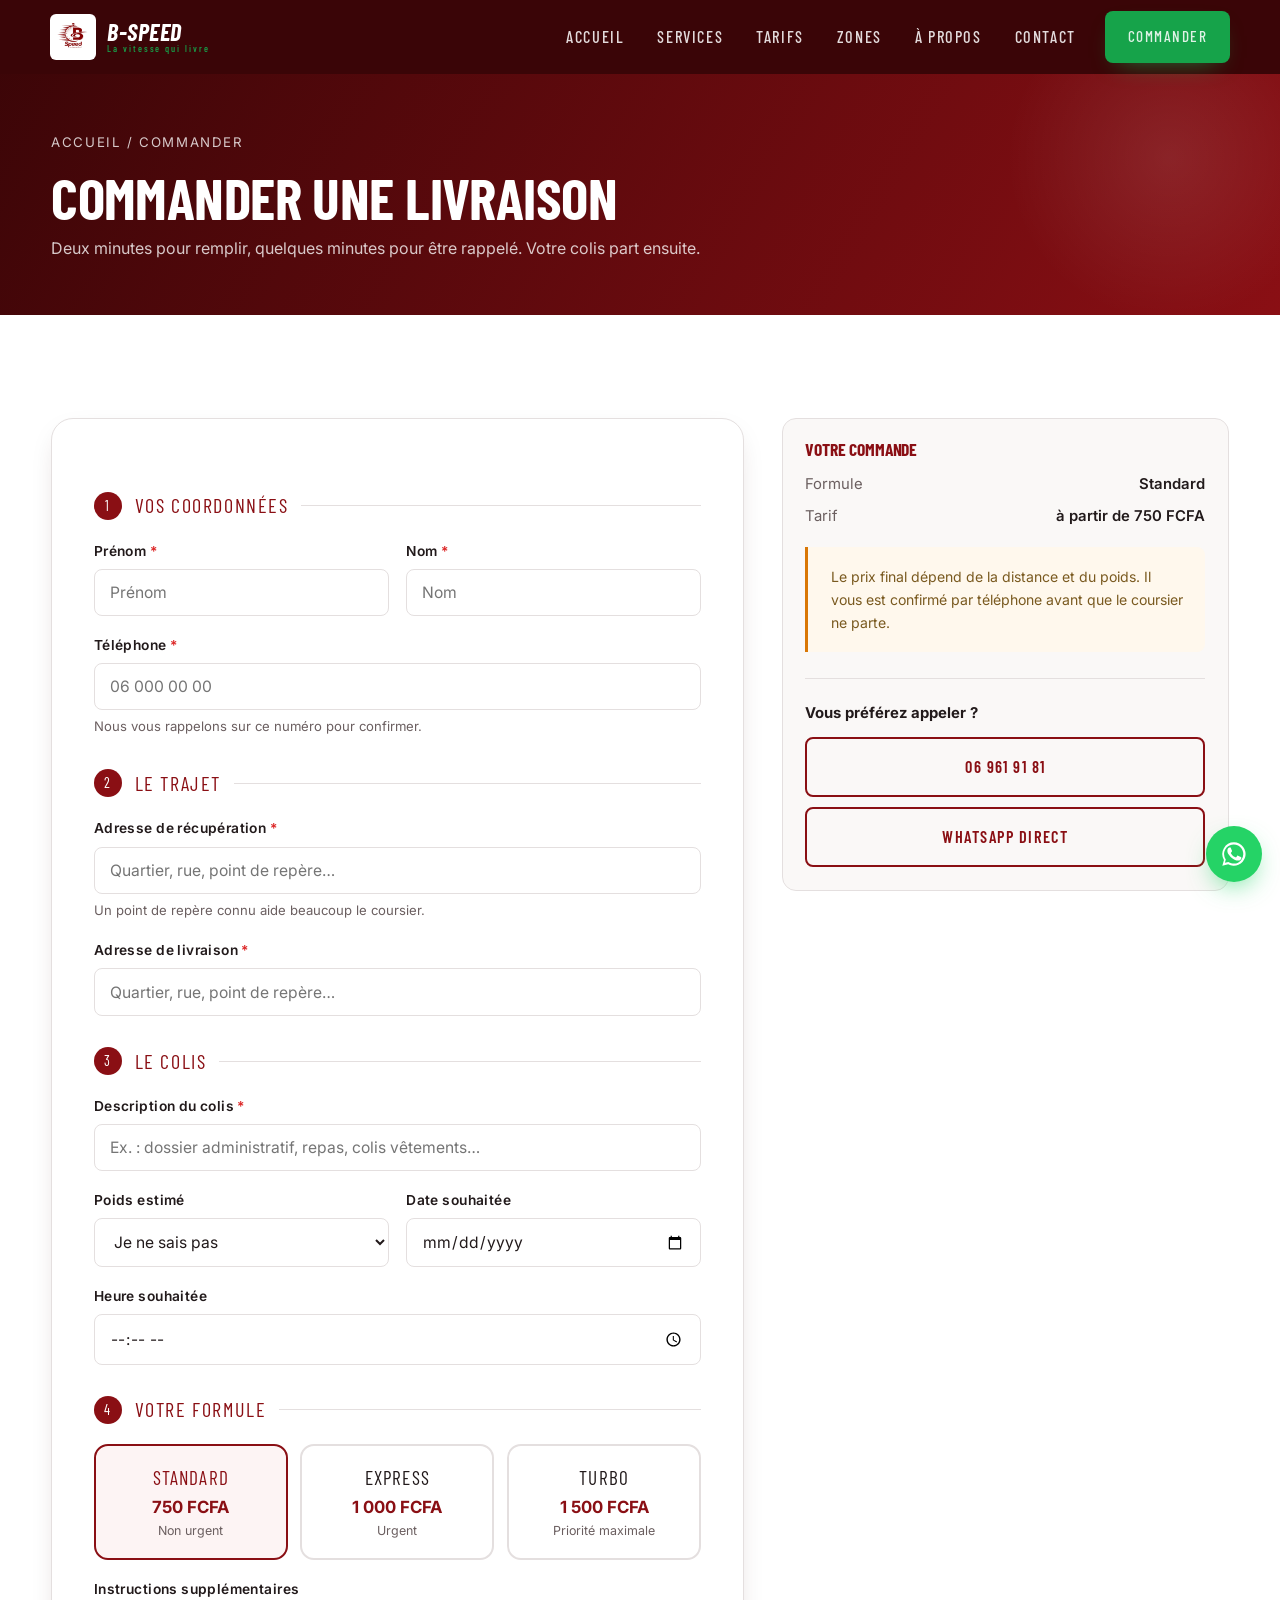
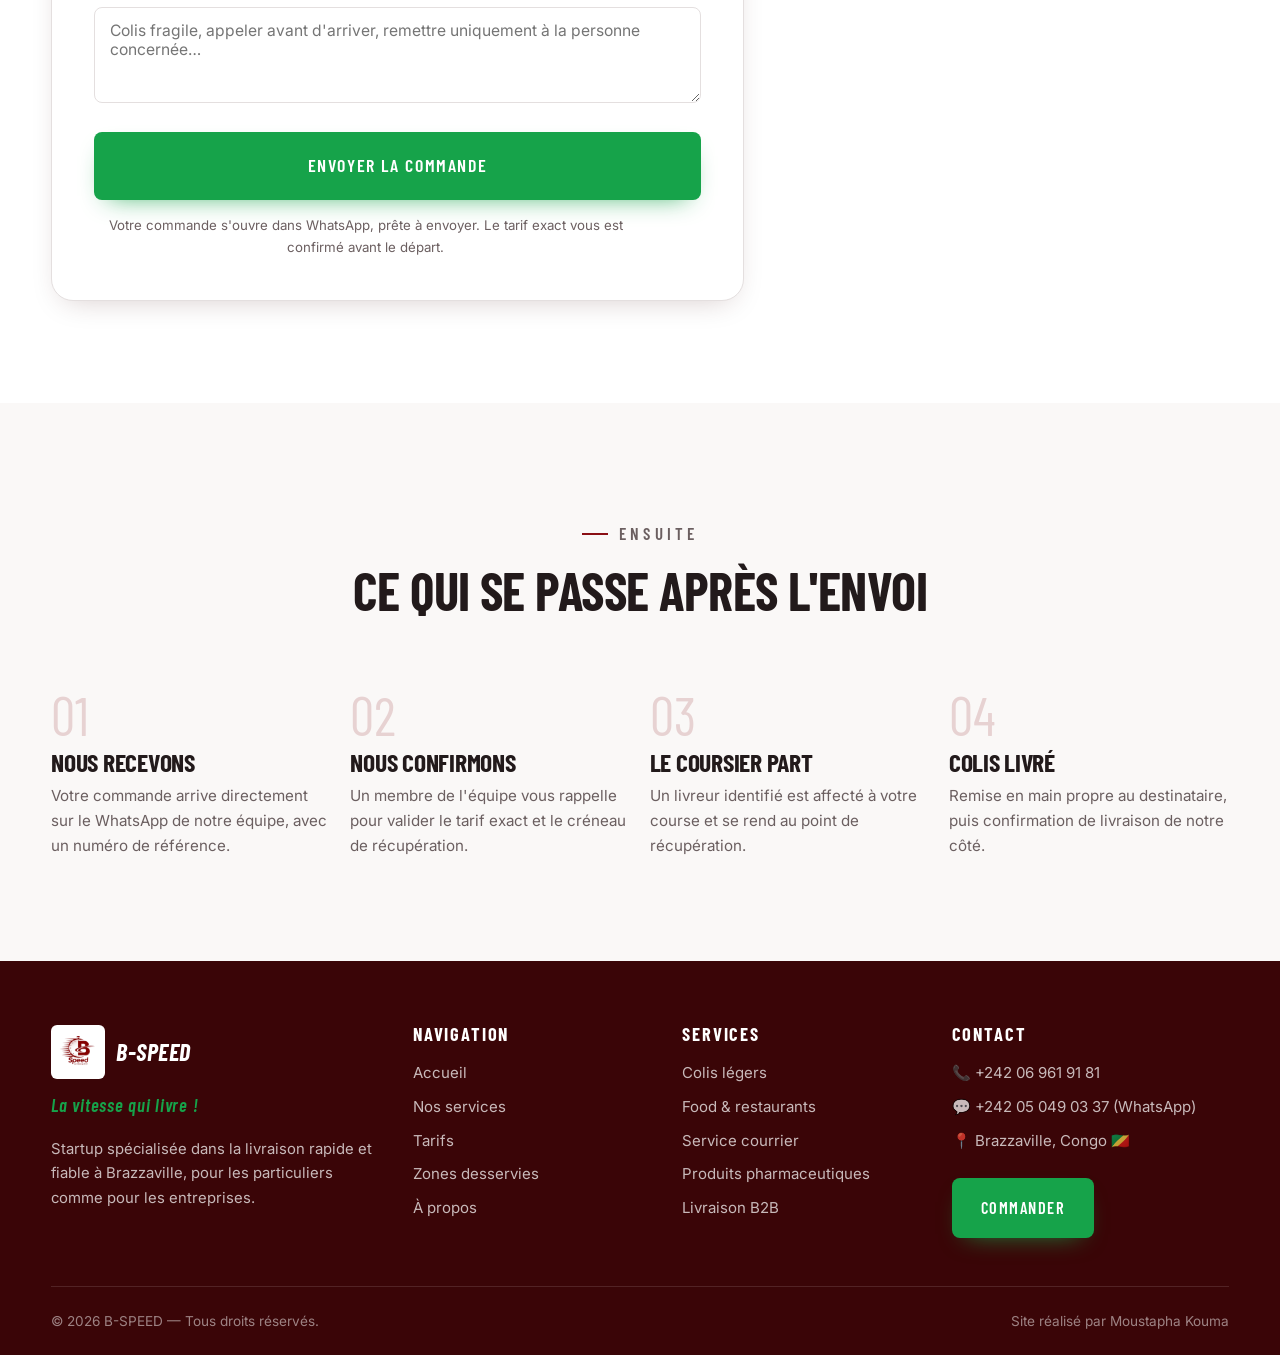
<file: commander.html>
<!DOCTYPE html>
<html lang="fr">
<head>
<meta charset="UTF-8">
<meta name="viewport" content="width=device-width,initial-scale=1">
<title>Commander une livraison — B-SPEED Brazzaville</title>
<meta name="description" content="Commandez votre livraison B-SPEED en ligne : formulaire simple, confirmation rapide, coursier en route.">
<meta name="theme-color" content="#8A0F14">
<link rel="icon" href="logo-blanc.jpg">
<link rel="preconnect" href="https://fonts.googleapis.com">
<link rel="preconnect" href="https://fonts.gstatic.com" crossorigin>
<link href="https://fonts.googleapis.com/css2?family=Barlow+Condensed:ital,wght@0,500;0,600;0,700;1,600;1,700&family=Inter:wght@400;500;600;700&display=swap" rel="stylesheet">
<link rel="stylesheet" href="style.css">
</head>
<body class="page-interne">

<a class="saut-contenu" href="#contenu">Aller au contenu</a>

<header class="site-header">
  <div class="header-inner">
    <a class="logo-lien" href="index.html">
      <img src="logo-blanc.jpg" alt="Logo B-SPEED">
      <span class="logo-texte">B-SPEED<small>La vitesse qui livre</small></span>
    </a>
    <button class="burger" aria-label="Ouvrir le menu" aria-expanded="false">&#9776;</button>
    <nav class="nav">
      <a href="index.html">Accueil</a>
      <a href="services.html">Services</a>
      <a href="tarifs.html">Tarifs</a>
      <a href="zones.html">Zones</a>
      <a href="a-propos.html">À propos</a>
      <a href="contact.html">Contact</a>
      <a href="commander.html" class="btn btn-vert">Commander</a>
    </nav>
  </div>
</header>

<main id="contenu">

<section class="banniere">
  <div class="wrap">
    <p class="fil"><a href="index.html">Accueil</a> / Commander</p>
    <h1>Commander une livraison</h1>
    <p>Deux minutes pour remplir, quelques minutes pour être rappelé. Votre colis part ensuite.</p>
  </div>
</section>

<section class="section">
  <div class="wrap">
    <div class="contact-grille" style="grid-template-columns:1.55fr 1fr">

      <div class="form-carte reveal" id="form-commande">
        <div class="form-message" id="form-message"></div>

        <div class="form-etape-titre"><span>1</span> Vos coordonnées</div>
        <div class="form-grille">
          <div class="champ">
            <label for="prenom">Prénom <span class="obl">*</span></label>
            <input type="text" id="prenom" required autocomplete="given-name" placeholder="Prénom">
            <span class="erreur-msg"></span>
          </div>
          <div class="champ">
            <label for="nom">Nom <span class="obl">*</span></label>
            <input type="text" id="nom" required autocomplete="family-name" placeholder="Nom">
            <span class="erreur-msg"></span>
          </div>
          <div class="champ pleine">
            <label for="telephone">Téléphone <span class="obl">*</span></label>
            <input type="tel" id="telephone" required autocomplete="tel" placeholder="06 000 00 00">
            <span class="aide">Nous vous rappelons sur ce numéro pour confirmer.</span>
            <span class="erreur-msg"></span>
          </div>
        </div>

        <div class="form-etape-titre"><span>2</span> Le trajet</div>
        <div class="form-grille">
          <div class="champ pleine">
            <label for="depart">Adresse de récupération <span class="obl">*</span></label>
            <input type="text" id="depart" required placeholder="Quartier, rue, point de repère…">
            <span class="aide">Un point de repère connu aide beaucoup le coursier.</span>
            <span class="erreur-msg"></span>
          </div>
          <div class="champ pleine">
            <label for="arrivee">Adresse de livraison <span class="obl">*</span></label>
            <input type="text" id="arrivee" required placeholder="Quartier, rue, point de repère…">
            <span class="erreur-msg"></span>
          </div>
        </div>

        <div class="form-etape-titre"><span>3</span> Le colis</div>
        <div class="form-grille">
          <div class="champ pleine">
            <label for="colis">Description du colis <span class="obl">*</span></label>
            <input type="text" id="colis" required placeholder="Ex. : dossier administratif, repas, colis vêtements…">
            <span class="erreur-msg"></span>
          </div>
          <div class="champ">
            <label for="poids">Poids estimé</label>
            <select id="poids">
              <option value="">Je ne sais pas</option>
              <option>Moins de 1 kg</option>
              <option>1 à 5 kg</option>
              <option>5 à 10 kg</option>
              <option>Plus de 10 kg</option>
            </select>
          </div>
          <div class="champ">
            <label for="date">Date souhaitée</label>
            <input type="date" id="date">
          </div>
          <div class="champ pleine">
            <label for="heure">Heure souhaitée</label>
            <input type="time" id="heure">
          </div>
        </div>

        <div class="form-etape-titre"><span>4</span> Votre formule</div>
        <div class="form-grille">
          <div class="choix-vitesse">
            <label>
              <input type="radio" name="vitesse" value="standard" checked>
              <span class="contenu">
                <span class="nom">Standard</span>
                <span class="p">750 FCFA</span>
                <span class="d">Non urgent</span>
              </span>
            </label>
            <label>
              <input type="radio" name="vitesse" value="express">
              <span class="contenu">
                <span class="nom">Express</span>
                <span class="p">1 000 FCFA</span>
                <span class="d">Urgent</span>
              </span>
            </label>
            <label>
              <input type="radio" name="vitesse" value="turbo">
              <span class="contenu">
                <span class="nom">Turbo</span>
                <span class="p">1 500 FCFA</span>
                <span class="d">Priorité maximale</span>
              </span>
            </label>
          </div>
          <div class="champ pleine">
            <label for="instructions">Instructions supplémentaires</label>
            <textarea id="instructions" placeholder="Colis fragile, appeler avant d'arriver, remettre uniquement à la personne concernée…"></textarea>
          </div>
        </div>

        <button class="btn btn-vert btn-bloc btn-lg" id="btn-envoyer" style="margin-top:1.8rem" type="button">
          Envoyer la commande
        </button>
        <p style="font-size:.83rem;color:var(--texte-doux);margin-top:.9rem;text-align:center">
          Votre commande s'ouvre dans WhatsApp, prête à envoyer. Le tarif exact vous est confirmé avant le départ.
        </p>
      </div>

      <aside>
        <div class="recap reveal" style="position:sticky;top:100px">
          <h4>Votre commande</h4>
          <dl>
            <dt>Formule</dt><dd id="recap-formule">Standard</dd>
            <dt>Tarif</dt><dd id="recap-prix">à partir de 750 FCFA</dd>
          </dl>

          <div class="note-tarif" style="margin-top:1.2rem;font-size:.88rem">
            Le prix final dépend de la distance et du poids. Il vous est confirmé par téléphone avant que le coursier ne parte.
          </div>

          <div style="margin-top:1.6rem;padding-top:1.4rem;border-top:1px solid var(--gris-bord)">
            <strong style="display:block;margin-bottom:.7rem">Vous préférez appeler ?</strong>
            <a class="btn btn-ligne btn-bloc" href="tel:+242069619181" style="margin-bottom:.6rem">06 961 91 81</a>
            <a class="btn btn-ligne btn-bloc" href="https://wa.me/242050490337" target="_blank" rel="noopener">WhatsApp direct</a>
          </div>
        </div>
      </aside>

    </div>
  </div>
</section>

<section class="section section-creme">
  <div class="wrap">
    <div class="section-tete center reveal">
      <p class="eyebrow" style="justify-content:center">Ensuite</p>
      <h2>Ce qui se passe après l'envoi</h2>
    </div>
    <div class="etapes">
      <div class="etape reveal">
        <div class="num">01</div>
        <h3>Nous recevons</h3>
        <p>Votre commande arrive directement sur le WhatsApp de notre équipe, avec un numéro de référence.</p>
      </div>
      <div class="etape reveal">
        <div class="num">02</div>
        <h3>Nous confirmons</h3>
        <p>Un membre de l'équipe vous rappelle pour valider le tarif exact et le créneau de récupération.</p>
      </div>
      <div class="etape reveal">
        <div class="num">03</div>
        <h3>Le coursier part</h3>
        <p>Un livreur identifié est affecté à votre course et se rend au point de récupération.</p>
      </div>
      <div class="etape reveal">
        <div class="num">04</div>
        <h3>Colis livré</h3>
        <p>Remise en main propre au destinataire, puis confirmation de livraison de notre côté.</p>
      </div>
    </div>
  </div>
</section>

</main>

<footer class="site-footer">
  <div class="wrap">
    <div class="footer-grid">
      <div>
        <a class="logo-lien" href="index.html">
          <img src="logo-blanc.jpg" alt="Logo B-SPEED" style="height:54px">
          <span class="logo-texte">B-SPEED</span>
        </a>
        <p class="slogan">La vitesse qui livre !</p>
        <p style="margin-top:1rem;font-size:.93rem">Startup spécialisée dans la livraison rapide et fiable à Brazzaville, pour les particuliers comme pour les entreprises.</p>
      </div>
      <div>
        <h4>Navigation</h4>
        <ul>
          <li><a href="index.html">Accueil</a></li>
          <li><a href="services.html">Nos services</a></li>
          <li><a href="tarifs.html">Tarifs</a></li>
          <li><a href="zones.html">Zones desservies</a></li>
          <li><a href="a-propos.html">À propos</a></li>
        </ul>
      </div>
      <div>
        <h4>Services</h4>
        <ul>
          <li><a href="services.html">Colis légers</a></li>
          <li><a href="services.html">Food &amp; restaurants</a></li>
          <li><a href="services.html">Service courrier</a></li>
          <li><a href="services.html">Produits pharmaceutiques</a></li>
          <li><a href="services.html">Livraison B2B</a></li>
        </ul>
      </div>
      <div>
        <h4>Contact</h4>
        <ul>
          <li><a href="tel:+242069619181">📞 +242 06 961 91 81</a></li>
          <li><a href="https://wa.me/242050490337" target="_blank" rel="noopener">💬 +242 05 049 03 37 (WhatsApp)</a></li>
          <li>📍 Brazzaville, Congo 🇨🇬</li>
        </ul>
        <a class="btn btn-vert" style="margin-top:1rem" href="commander.html">Commander</a>
      </div>
    </div>
    <div class="footer-bas">
      <span>© <span data-annee></span> B-SPEED — Tous droits réservés.</span>
      <span>Site réalisé par Moustapha Kouma</span>
    </div>
  </div>
</footer>

<a class="wa-flottant" href="https://wa.me/242050490337" target="_blank" rel="noopener" aria-label="Nous écrire sur WhatsApp">
  <svg width="28" height="28" viewBox="0 0 24 24" fill="currentColor"><path d="M17.5 14.4c-.3-.2-1.7-.9-2-1-.3-.1-.5-.2-.7.1-.2.3-.7 1-.9 1.2-.2.2-.3.2-.6.1-.3-.2-1.2-.5-2.3-1.4-.9-.8-1.4-1.7-1.6-2-.2-.3 0-.5.1-.6l.5-.6c.1-.2.2-.3.3-.5 0-.2 0-.4 0-.5 0-.2-.7-1.6-.9-2.2-.2-.6-.5-.5-.7-.5h-.6c-.2 0-.5.1-.8.4-.3.3-1 1-1 2.5s1.1 2.9 1.2 3.1c.1.2 2.1 3.2 5 4.4.7.3 1.3.5 1.7.6.7.2 1.4.2 1.9.1.6-.1 1.7-.7 2-1.4.2-.7.2-1.2.2-1.4-.1-.1-.3-.2-.6-.3M12 2a10 10 0 0 0-8.6 15.1L2 22l5-1.3A10 10 0 1 0 12 2m0 18.2c-1.6 0-3.2-.4-4.5-1.2l-.3-.2-3 .8.8-2.9-.2-.3A8.2 8.2 0 1 1 12 20.2"/></svg>
</a>

<script src="main.js"></script>
</body>
</html>
</file>
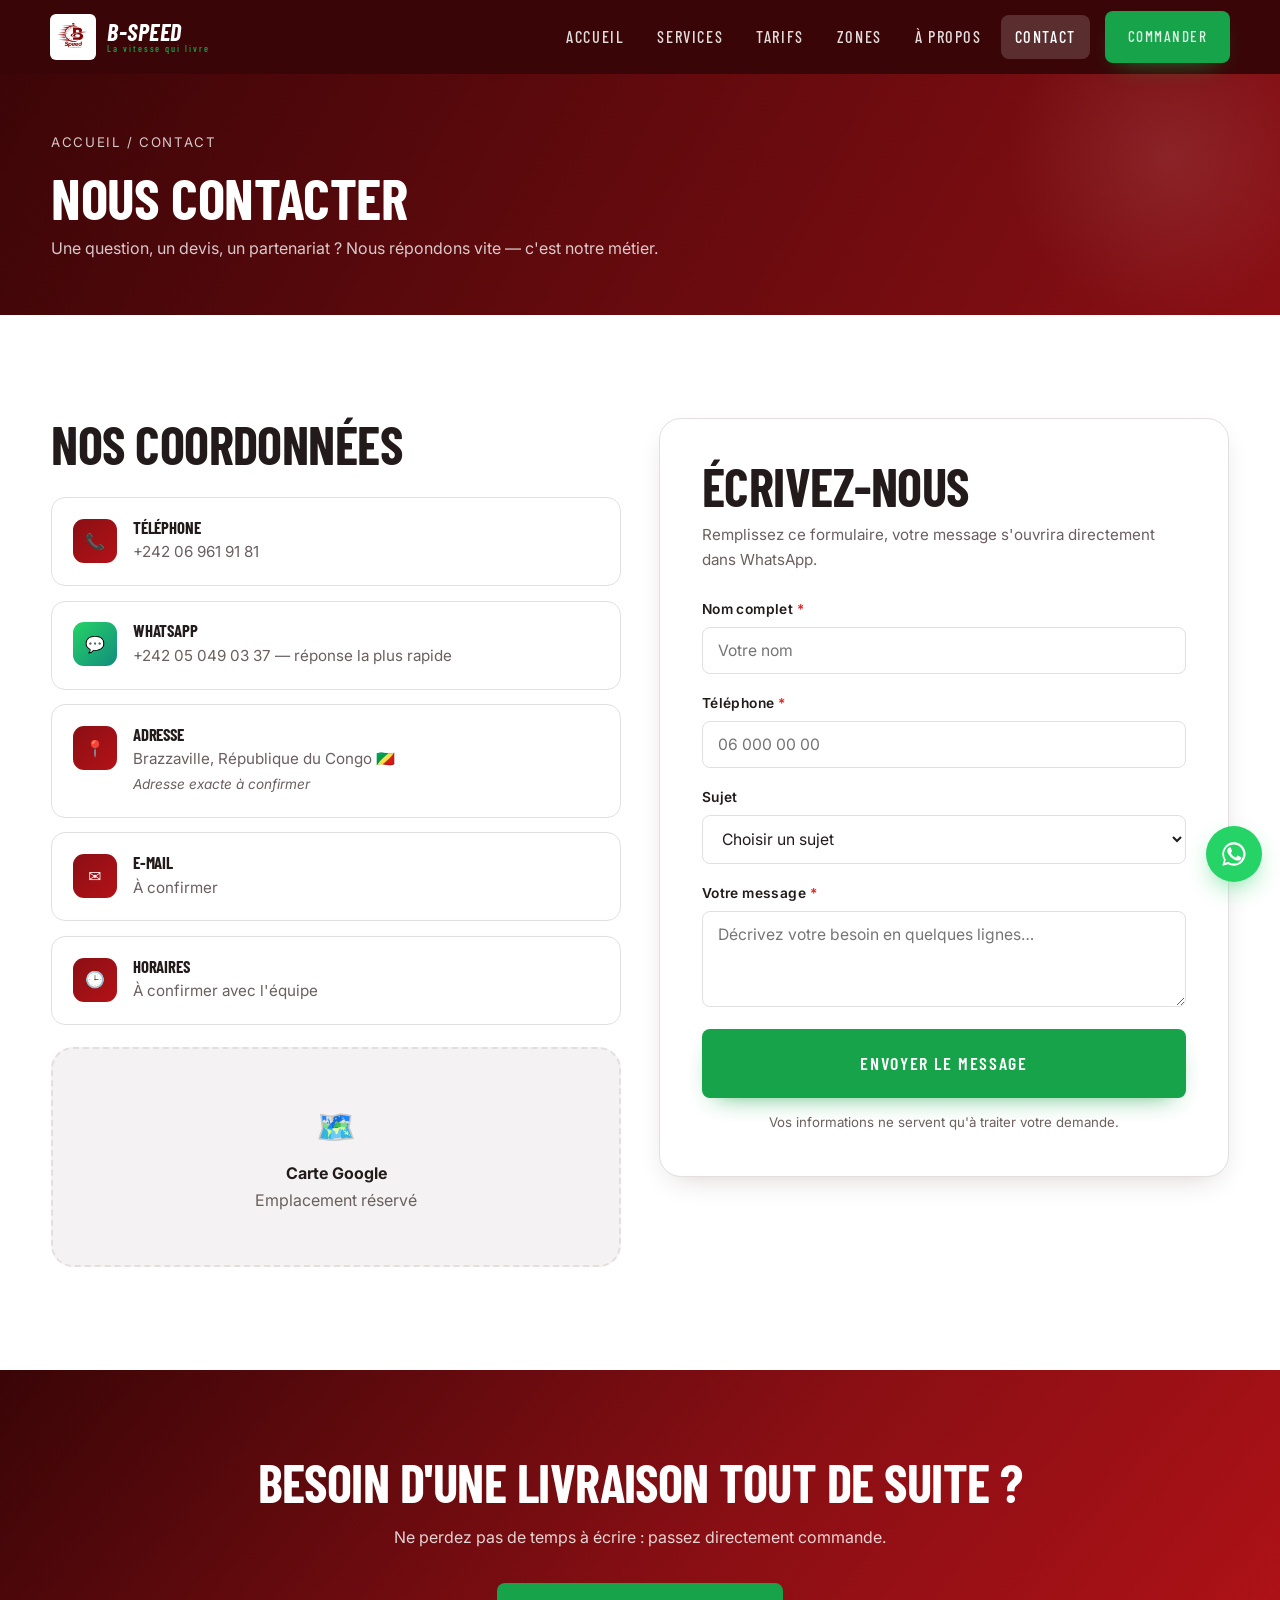
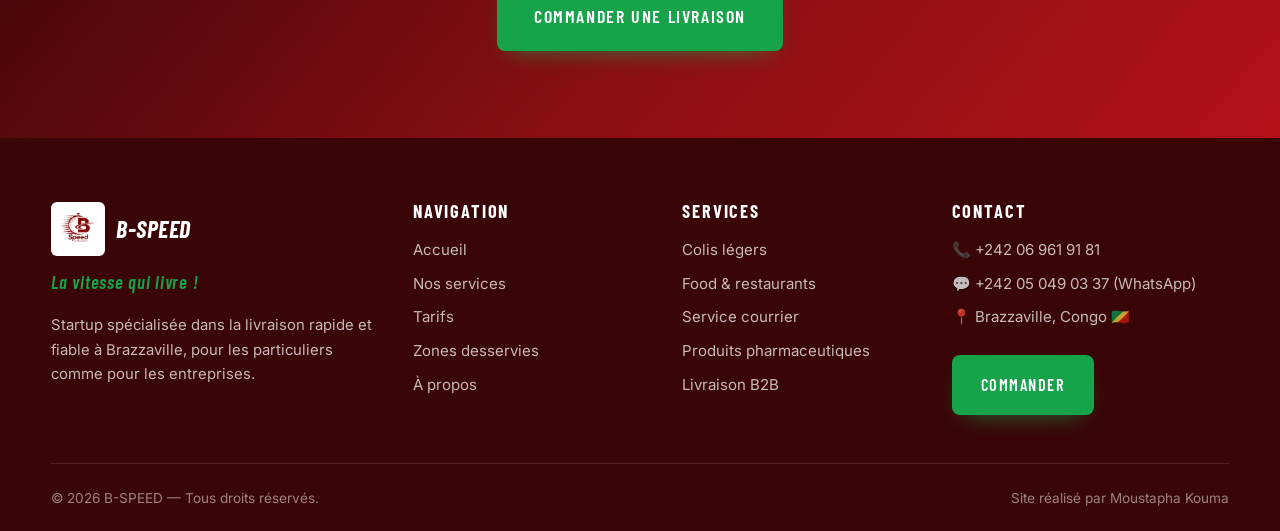
<file: contact.html>
<!DOCTYPE html>
<html lang="fr">
<head>
<meta charset="UTF-8">
<meta name="viewport" content="width=device-width,initial-scale=1">
<title>Contact — B-SPEED Brazzaville</title>
<meta name="description" content="Contactez B-SPEED à Brazzaville : téléphone, WhatsApp, formulaire de contact et demande de devis.">
<meta name="theme-color" content="#8A0F14">
<link rel="icon" href="logo-blanc.jpg">
<link rel="preconnect" href="https://fonts.googleapis.com">
<link rel="preconnect" href="https://fonts.gstatic.com" crossorigin>
<link href="https://fonts.googleapis.com/css2?family=Barlow+Condensed:ital,wght@0,500;0,600;0,700;1,600;1,700&family=Inter:wght@400;500;600;700&display=swap" rel="stylesheet">
<link rel="stylesheet" href="style.css">
</head>
<body class="page-interne">

<a class="saut-contenu" href="#contenu">Aller au contenu</a>

<header class="site-header">
  <div class="header-inner">
    <a class="logo-lien" href="index.html">
      <img src="logo-blanc.jpg" alt="Logo B-SPEED">
      <span class="logo-texte">B-SPEED<small>La vitesse qui livre</small></span>
    </a>
    <button class="burger" aria-label="Ouvrir le menu" aria-expanded="false">&#9776;</button>
    <nav class="nav">
      <a href="index.html">Accueil</a>
      <a href="services.html">Services</a>
      <a href="tarifs.html">Tarifs</a>
      <a href="zones.html">Zones</a>
      <a href="a-propos.html">À propos</a>
      <a href="contact.html" class="actif">Contact</a>
      <a href="commander.html" class="btn btn-vert">Commander</a>
    </nav>
  </div>
</header>

<main id="contenu">

<section class="banniere">
  <div class="wrap">
    <p class="fil"><a href="index.html">Accueil</a> / Contact</p>
    <h1>Nous contacter</h1>
    <p>Une question, un devis, un partenariat ? Nous répondons vite — c'est notre métier.</p>
  </div>
</section>

<section class="section">
  <div class="wrap">
    <div class="contact-grille">

      <div class="reveal">
        <h2 style="margin-bottom:1.6rem">Nos coordonnées</h2>

        <a class="bloc-contact" href="tel:+242069619181">
          <span class="ico" aria-hidden="true">📞</span>
          <span>
            <h4>Téléphone</h4>
            <p>+242 06 961 91 81</p>
          </span>
        </a>

        <a class="bloc-contact" href="https://wa.me/242050490337" target="_blank" rel="noopener">
          <span class="ico wa" aria-hidden="true">💬</span>
          <span>
            <h4>WhatsApp</h4>
            <p>+242 05 049 03 37 — réponse la plus rapide</p>
          </span>
        </a>

        <div class="bloc-contact">
          <span class="ico" aria-hidden="true">📍</span>
          <span>
            <h4>Adresse</h4>
            <p>Brazzaville, République du Congo 🇨🇬<br><em style="font-size:.85rem">Adresse exacte à confirmer</em></p>
          </span>
        </div>

        <div class="bloc-contact">
          <span class="ico" aria-hidden="true">✉️</span>
          <span>
            <h4>E-mail</h4>
            <p>À confirmer</p>
          </span>
        </div>

        <div class="bloc-contact">
          <span class="ico" aria-hidden="true">🕒</span>
          <span>
            <h4>Horaires</h4>
            <p>À confirmer avec l'équipe</p>
          </span>
        </div>

        <!--
          EMPLACEMENT CARTE GOOGLE
          Coller ici le code <iframe> obtenu via Google Maps > Partager > Intégrer une carte
        -->
        <div class="carte-slot" style="min-height:220px;margin-top:1.4rem">
          <div>
            <div style="font-size:2rem;margin-bottom:.4rem">🗺️</div>
            <strong style="color:var(--texte)">Carte Google</strong><br>
            Emplacement réservé
          </div>
        </div>
      </div>

      <div class="form-carte reveal" id="form-contact">
        <h2 style="margin-bottom:.5rem">Écrivez-nous</h2>
        <p style="color:var(--texte-doux);margin-bottom:1.6rem;font-size:.95rem">
          Remplissez ce formulaire, votre message s'ouvrira directement dans WhatsApp.
        </p>

        <div class="form-message" id="contact-message"></div>

        <div class="form-grille">
          <div class="champ pleine">
            <label for="c-nom">Nom complet <span class="obl">*</span></label>
            <input type="text" id="c-nom" required autocomplete="name" placeholder="Votre nom">
            <span class="erreur-msg">Ce champ est obligatoire.</span>
          </div>
          <div class="champ pleine">
            <label for="c-tel">Téléphone <span class="obl">*</span></label>
            <input type="tel" id="c-tel" required autocomplete="tel" placeholder="06 000 00 00">
            <span class="erreur-msg">Ce champ est obligatoire.</span>
          </div>
          <div class="champ pleine">
            <label for="c-sujet">Sujet</label>
            <select id="c-sujet">
              <option value="">Choisir un sujet</option>
              <option>Demande de devis</option>
              <option>Partenariat entreprise (B2B)</option>
              <option>Question sur une livraison</option>
              <option>Réclamation</option>
              <option>Autre</option>
            </select>
          </div>
          <div class="champ pleine">
            <label for="c-message">Votre message <span class="obl">*</span></label>
            <textarea id="c-message" required placeholder="Décrivez votre besoin en quelques lignes…"></textarea>
            <span class="erreur-msg">Ce champ est obligatoire.</span>
          </div>
        </div>

        <button class="btn btn-vert btn-bloc btn-lg" id="btn-contact" style="margin-top:1.4rem" type="button">
          Envoyer le message
        </button>
        <p style="font-size:.83rem;color:var(--texte-doux);margin-top:.9rem;text-align:center">
          Vos informations ne servent qu'à traiter votre demande.
        </p>
      </div>

    </div>
  </div>
</section>

<section class="cta">
  <div class="wrap">
    <h2 class="reveal">Besoin d'une livraison tout de suite ?</h2>
    <p class="reveal">Ne perdez pas de temps à écrire : passez directement commande.</p>
    <div class="cta-actions reveal">
      <a class="btn btn-vert btn-lg" href="commander.html">Commander une livraison</a>
    </div>
  </div>
</section>

</main>

<footer class="site-footer">
  <div class="wrap">
    <div class="footer-grid">
      <div>
        <a class="logo-lien" href="index.html">
          <img src="logo-blanc.jpg" alt="Logo B-SPEED" style="height:54px">
          <span class="logo-texte">B-SPEED</span>
        </a>
        <p class="slogan">La vitesse qui livre !</p>
        <p style="margin-top:1rem;font-size:.93rem">Startup spécialisée dans la livraison rapide et fiable à Brazzaville, pour les particuliers comme pour les entreprises.</p>
      </div>
      <div>
        <h4>Navigation</h4>
        <ul>
          <li><a href="index.html">Accueil</a></li>
          <li><a href="services.html">Nos services</a></li>
          <li><a href="tarifs.html">Tarifs</a></li>
          <li><a href="zones.html">Zones desservies</a></li>
          <li><a href="a-propos.html">À propos</a></li>
        </ul>
      </div>
      <div>
        <h4>Services</h4>
        <ul>
          <li><a href="services.html">Colis légers</a></li>
          <li><a href="services.html">Food &amp; restaurants</a></li>
          <li><a href="services.html">Service courrier</a></li>
          <li><a href="services.html">Produits pharmaceutiques</a></li>
          <li><a href="services.html">Livraison B2B</a></li>
        </ul>
      </div>
      <div>
        <h4>Contact</h4>
        <ul>
          <li><a href="tel:+242069619181">📞 +242 06 961 91 81</a></li>
          <li><a href="https://wa.me/242050490337" target="_blank" rel="noopener">💬 +242 05 049 03 37 (WhatsApp)</a></li>
          <li>📍 Brazzaville, Congo 🇨🇬</li>
        </ul>
        <a class="btn btn-vert" style="margin-top:1rem" href="commander.html">Commander</a>
      </div>
    </div>
    <div class="footer-bas">
      <span>© <span data-annee></span> B-SPEED — Tous droits réservés.</span>
      <span>Site réalisé par Moustapha Kouma</span>
    </div>
  </div>
</footer>

<a class="wa-flottant" href="https://wa.me/242050490337" target="_blank" rel="noopener" aria-label="Nous écrire sur WhatsApp">
  <svg width="28" height="28" viewBox="0 0 24 24" fill="currentColor"><path d="M17.5 14.4c-.3-.2-1.7-.9-2-1-.3-.1-.5-.2-.7.1-.2.3-.7 1-.9 1.2-.2.2-.3.2-.6.1-.3-.2-1.2-.5-2.3-1.4-.9-.8-1.4-1.7-1.6-2-.2-.3 0-.5.1-.6l.5-.6c.1-.2.2-.3.3-.5 0-.2 0-.4 0-.5 0-.2-.7-1.6-.9-2.2-.2-.6-.5-.5-.7-.5h-.6c-.2 0-.5.1-.8.4-.3.3-1 1-1 2.5s1.1 2.9 1.2 3.1c.1.2 2.1 3.2 5 4.4.7.3 1.3.5 1.7.6.7.2 1.4.2 1.9.1.6-.1 1.7-.7 2-1.4.2-.7.2-1.2.2-1.4-.1-.1-.3-.2-.6-.3M12 2a10 10 0 0 0-8.6 15.1L2 22l5-1.3A10 10 0 1 0 12 2m0 18.2c-1.6 0-3.2-.4-4.5-1.2l-.3-.2-3 .8.8-2.9-.2-.3A8.2 8.2 0 1 1 12 20.2"/></svg>
</a>

<script src="main.js"></script>
</body>
</html>
</file>
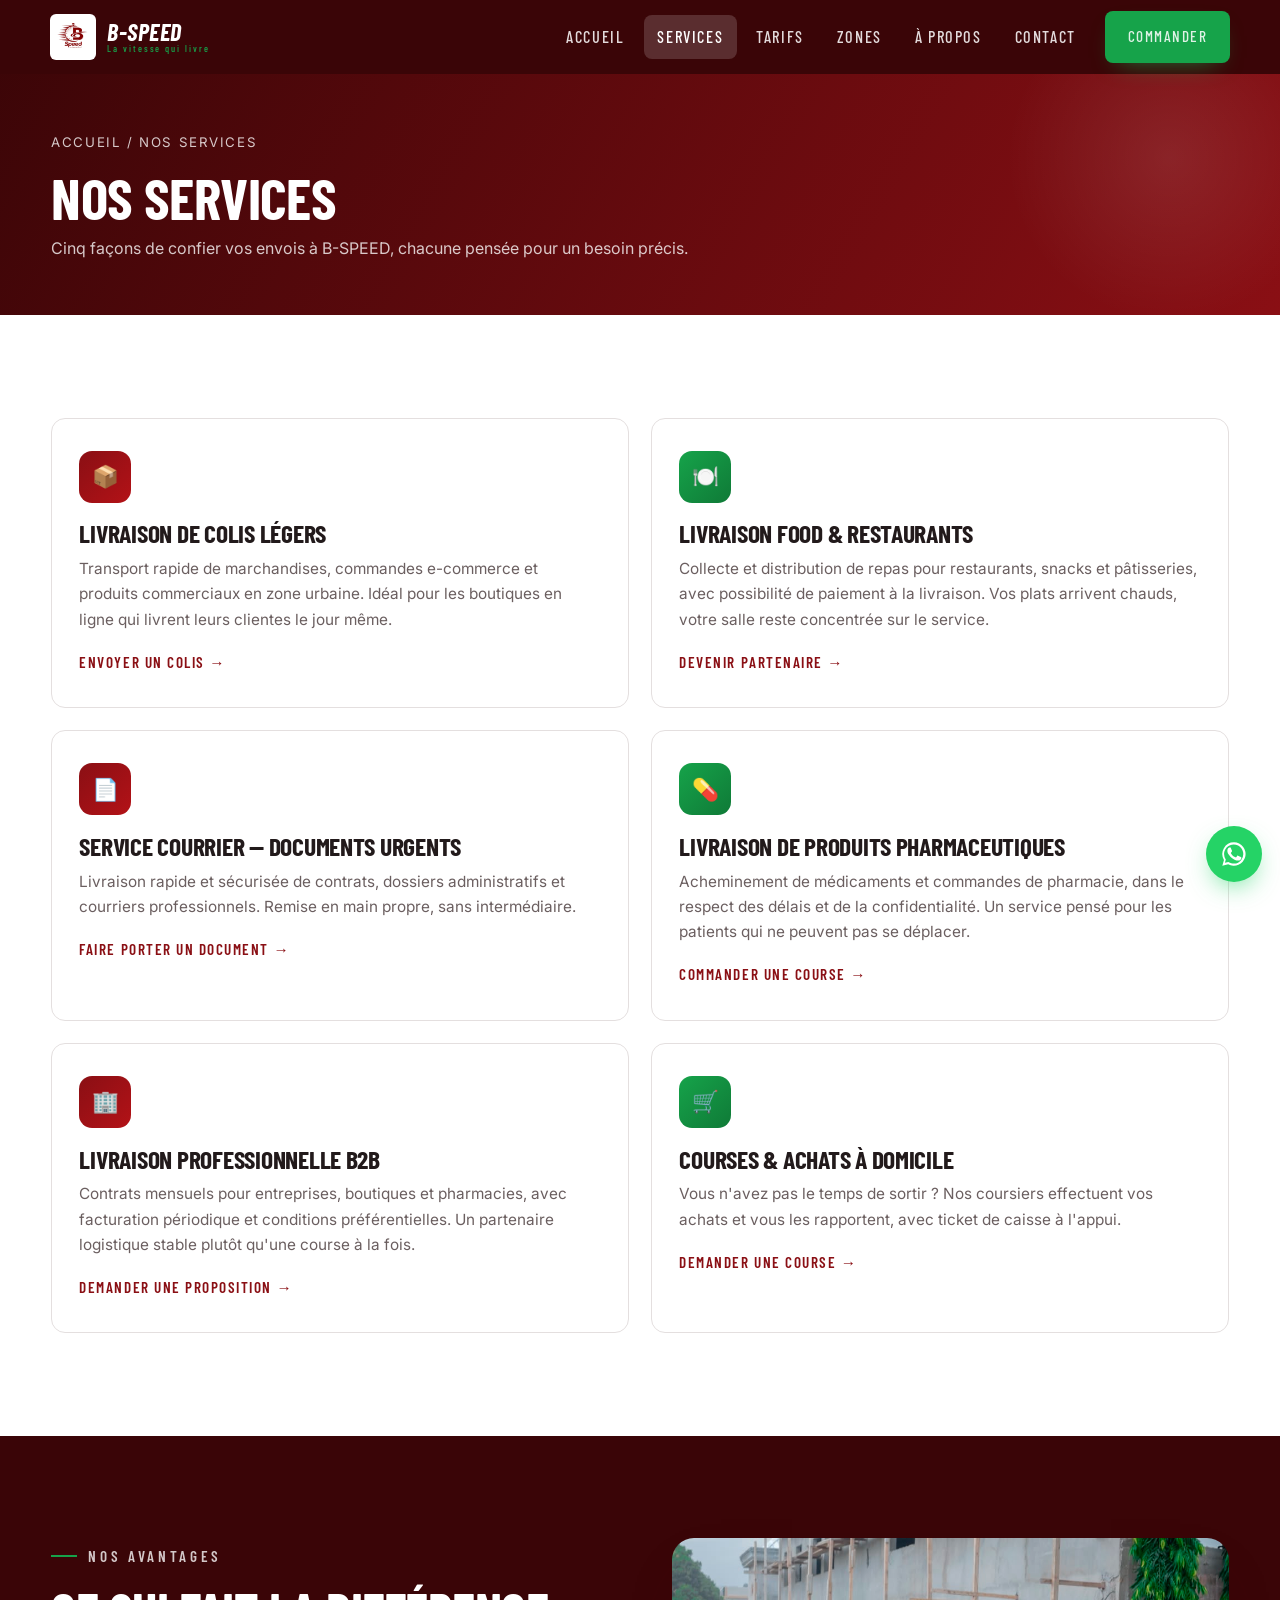
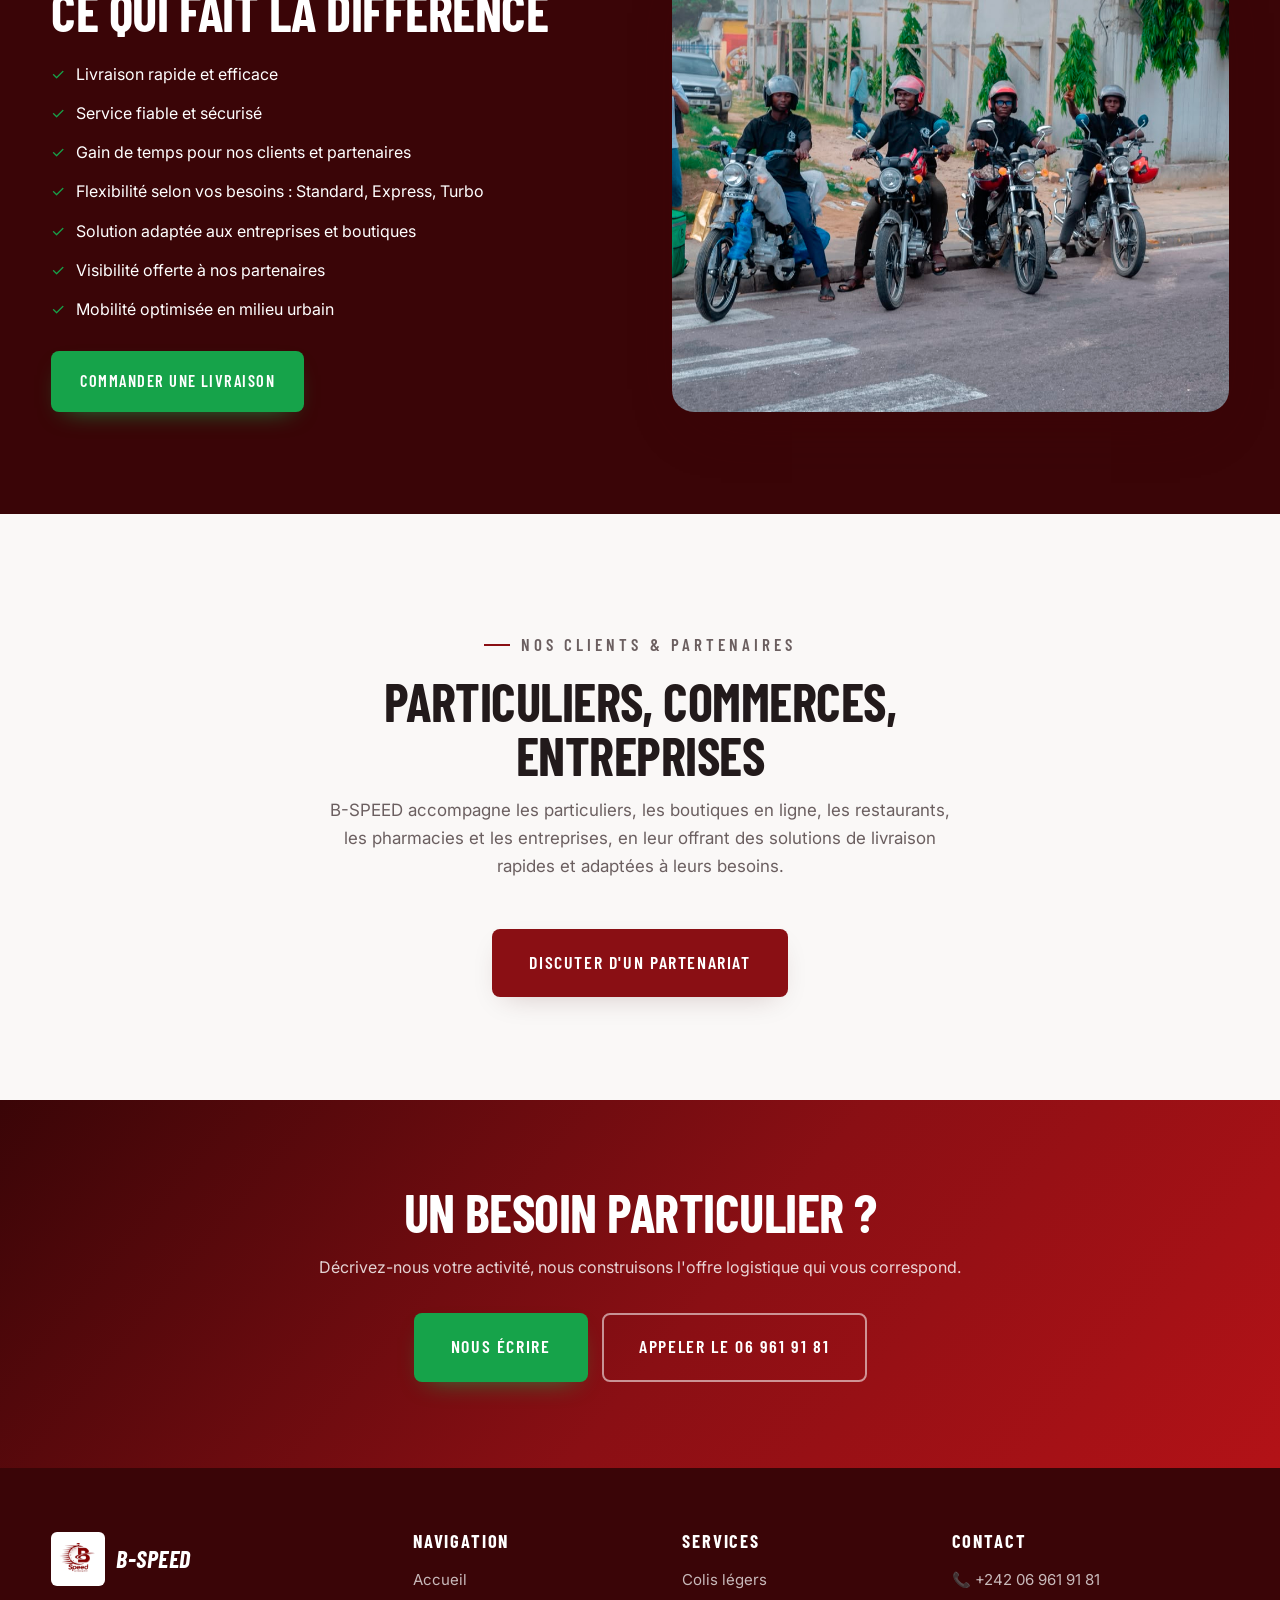
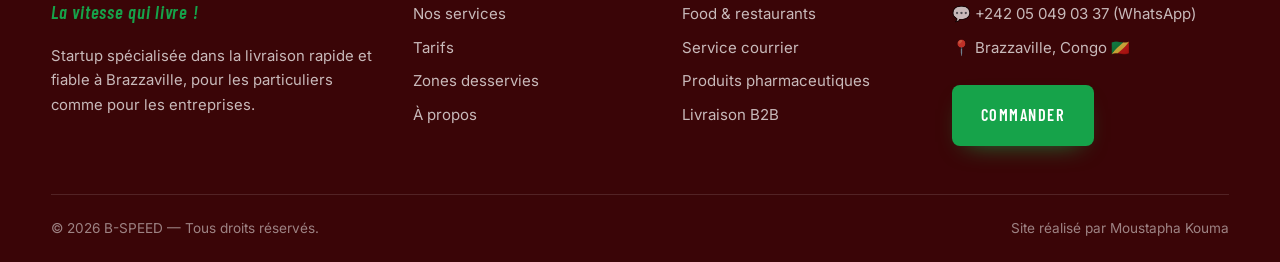
<file: services.html>
<!DOCTYPE html>
<html lang="fr">
<head>
<meta charset="UTF-8">
<meta name="viewport" content="width=device-width,initial-scale=1">
<title>Nos services — B-SPEED Brazzaville</title>
<meta name="description" content="Colis légers, food &amp; restaurants, service courrier, produits pharmaceutiques et livraison professionnelle B2B à Brazzaville avec B-SPEED.">
<meta name="theme-color" content="#8A0F14">
<link rel="icon" href="logo-blanc.jpg">
<link rel="preconnect" href="https://fonts.googleapis.com">
<link rel="preconnect" href="https://fonts.gstatic.com" crossorigin>
<link href="https://fonts.googleapis.com/css2?family=Barlow+Condensed:ital,wght@0,500;0,600;0,700;1,600;1,700&family=Inter:wght@400;500;600;700&display=swap" rel="stylesheet">
<link rel="stylesheet" href="style.css">
</head>
<body class="page-interne">

<a class="saut-contenu" href="#contenu">Aller au contenu</a>

<header class="site-header">
  <div class="header-inner">
    <a class="logo-lien" href="index.html">
      <img src="logo-blanc.jpg" alt="Logo B-SPEED">
      <span class="logo-texte">B-SPEED<small>La vitesse qui livre</small></span>
    </a>
    <button class="burger" aria-label="Ouvrir le menu" aria-expanded="false">&#9776;</button>
    <nav class="nav">
      <a href="index.html">Accueil</a>
      <a href="services.html" class="actif">Services</a>
      <a href="tarifs.html">Tarifs</a>
      <a href="zones.html">Zones</a>
      <a href="a-propos.html">À propos</a>
      <a href="contact.html">Contact</a>
      <a href="commander.html" class="btn btn-vert">Commander</a>
    </nav>
  </div>
</header>

<main id="contenu">

<section class="banniere">
  <div class="wrap">
    <p class="fil"><a href="index.html">Accueil</a> / Nos services</p>
    <h1>Nos services</h1>
    <p>Cinq façons de confier vos envois à B-SPEED, chacune pensée pour un besoin précis.</p>
  </div>
</section>

<section class="section">
  <div class="wrap">
    <div class="grille g-2">

      <article class="carte reveal">
        <div class="ico" aria-hidden="true">📦</div>
        <h3>Livraison de colis légers</h3>
        <p>Transport rapide de marchandises, commandes e-commerce et produits commerciaux en zone urbaine. Idéal pour les boutiques en ligne qui livrent leurs clientes le jour même.</p>
        <a class="lien" href="commander.html">Envoyer un colis →</a>
      </article>

      <article class="carte reveal">
        <div class="ico vert" aria-hidden="true">🍽️</div>
        <h3>Livraison Food &amp; Restaurants</h3>
        <p>Collecte et distribution de repas pour restaurants, snacks et pâtisseries, avec possibilité de paiement à la livraison. Vos plats arrivent chauds, votre salle reste concentrée sur le service.</p>
        <a class="lien" href="contact.html">Devenir partenaire →</a>
      </article>

      <article class="carte reveal">
        <div class="ico" aria-hidden="true">📄</div>
        <h3>Service Courrier — documents urgents</h3>
        <p>Livraison rapide et sécurisée de contrats, dossiers administratifs et courriers professionnels. Remise en main propre, sans intermédiaire.</p>
        <a class="lien" href="commander.html">Faire porter un document →</a>
      </article>

      <article class="carte reveal">
        <div class="ico vert" aria-hidden="true">💊</div>
        <h3>Livraison de produits pharmaceutiques</h3>
        <p>Acheminement de médicaments et commandes de pharmacie, dans le respect des délais et de la confidentialité. Un service pensé pour les patients qui ne peuvent pas se déplacer.</p>
        <a class="lien" href="commander.html">Commander une course →</a>
      </article>

      <article class="carte reveal">
        <div class="ico" aria-hidden="true">🏢</div>
        <h3>Livraison professionnelle B2B</h3>
        <p>Contrats mensuels pour entreprises, boutiques et pharmacies, avec facturation périodique et conditions préférentielles. Un partenaire logistique stable plutôt qu'une course à la fois.</p>
        <a class="lien" href="contact.html">Demander une proposition →</a>
      </article>

      <article class="carte reveal">
        <div class="ico vert" aria-hidden="true">🛒</div>
        <h3>Courses &amp; achats à domicile</h3>
        <p>Vous n'avez pas le temps de sortir ? Nos coursiers effectuent vos achats et vous les rapportent, avec ticket de caisse à l'appui.</p>
        <a class="lien" href="commander.html">Demander une course →</a>
      </article>

    </div>
  </div>
</section>

<section class="section section-sombre">
  <div class="wrap">
    <div class="duo">
      <div class="duo-texte reveal">
        <p class="eyebrow pale">Nos avantages</p>
        <h2>Ce qui fait la différence</h2>
        <ul style="margin-top:1.4rem">
          <li style="display:flex;gap:.7rem;margin-bottom:.8rem"><span style="color:var(--vert)">✓</span> Livraison rapide et efficace</li>
          <li style="display:flex;gap:.7rem;margin-bottom:.8rem"><span style="color:var(--vert)">✓</span> Service fiable et sécurisé</li>
          <li style="display:flex;gap:.7rem;margin-bottom:.8rem"><span style="color:var(--vert)">✓</span> Gain de temps pour nos clients et partenaires</li>
          <li style="display:flex;gap:.7rem;margin-bottom:.8rem"><span style="color:var(--vert)">✓</span> Flexibilité selon vos besoins : Standard, Express, Turbo</li>
          <li style="display:flex;gap:.7rem;margin-bottom:.8rem"><span style="color:var(--vert)">✓</span> Solution adaptée aux entreprises et boutiques</li>
          <li style="display:flex;gap:.7rem;margin-bottom:.8rem"><span style="color:var(--vert)">✓</span> Visibilité offerte à nos partenaires</li>
          <li style="display:flex;gap:.7rem;margin-bottom:.8rem"><span style="color:var(--vert)">✓</span> Mobilité optimisée en milieu urbain</li>
        </ul>
        <a class="btn btn-vert" style="margin-top:1rem" href="commander.html">Commander une livraison</a>
      </div>
      <img class="reveal" src="flotte-motos.jpg" alt="Coursiers B-SPEED prêts au départ">
    </div>
  </div>
</section>

<section class="section section-creme">
  <div class="wrap center">
    <div class="section-tete center reveal">
      <p class="eyebrow" style="justify-content:center">Nos clients &amp; partenaires</p>
      <h2>Particuliers, commerces, entreprises</h2>
      <p>B-SPEED accompagne les particuliers, les boutiques en ligne, les restaurants, les pharmacies et les entreprises, en leur offrant des solutions de livraison rapides et adaptées à leurs besoins.</p>
    </div>
    <a class="btn btn-primary btn-lg reveal" href="contact.html">Discuter d'un partenariat</a>
  </div>
</section>

<section class="cta">
  <div class="wrap">
    <h2 class="reveal">Un besoin particulier ?</h2>
    <p class="reveal">Décrivez-nous votre activité, nous construisons l'offre logistique qui vous correspond.</p>
    <div class="cta-actions reveal">
      <a class="btn btn-vert btn-lg" href="contact.html">Nous écrire</a>
      <a class="btn btn-ligne-clair btn-lg" href="tel:+242069619181">Appeler le 06 961 91 81</a>
    </div>
  </div>
</section>

</main>

<footer class="site-footer">
  <div class="wrap">
    <div class="footer-grid">
      <div>
        <a class="logo-lien" href="index.html">
          <img src="logo-blanc.jpg" alt="Logo B-SPEED" style="height:54px">
          <span class="logo-texte">B-SPEED</span>
        </a>
        <p class="slogan">La vitesse qui livre !</p>
        <p style="margin-top:1rem;font-size:.93rem">Startup spécialisée dans la livraison rapide et fiable à Brazzaville, pour les particuliers comme pour les entreprises.</p>
      </div>
      <div>
        <h4>Navigation</h4>
        <ul>
          <li><a href="index.html">Accueil</a></li>
          <li><a href="services.html">Nos services</a></li>
          <li><a href="tarifs.html">Tarifs</a></li>
          <li><a href="zones.html">Zones desservies</a></li>
          <li><a href="a-propos.html">À propos</a></li>
        </ul>
      </div>
      <div>
        <h4>Services</h4>
        <ul>
          <li><a href="services.html">Colis légers</a></li>
          <li><a href="services.html">Food &amp; restaurants</a></li>
          <li><a href="services.html">Service courrier</a></li>
          <li><a href="services.html">Produits pharmaceutiques</a></li>
          <li><a href="services.html">Livraison B2B</a></li>
        </ul>
      </div>
      <div>
        <h4>Contact</h4>
        <ul>
          <li><a href="tel:+242069619181">📞 +242 06 961 91 81</a></li>
          <li><a href="https://wa.me/242050490337" target="_blank" rel="noopener">💬 +242 05 049 03 37 (WhatsApp)</a></li>
          <li>📍 Brazzaville, Congo 🇨🇬</li>
        </ul>
        <a class="btn btn-vert" style="margin-top:1rem" href="commander.html">Commander</a>
      </div>
    </div>
    <div class="footer-bas">
      <span>© <span data-annee></span> B-SPEED — Tous droits réservés.</span>
      <span>Site réalisé par Moustapha Kouma</span>
    </div>
  </div>
</footer>

<a class="wa-flottant" href="https://wa.me/242050490337" target="_blank" rel="noopener" aria-label="Nous écrire sur WhatsApp">
  <svg width="28" height="28" viewBox="0 0 24 24" fill="currentColor"><path d="M17.5 14.4c-.3-.2-1.7-.9-2-1-.3-.1-.5-.2-.7.1-.2.3-.7 1-.9 1.2-.2.2-.3.2-.6.1-.3-.2-1.2-.5-2.3-1.4-.9-.8-1.4-1.7-1.6-2-.2-.3 0-.5.1-.6l.5-.6c.1-.2.2-.3.3-.5 0-.2 0-.4 0-.5 0-.2-.7-1.6-.9-2.2-.2-.6-.5-.5-.7-.5h-.6c-.2 0-.5.1-.8.4-.3.3-1 1-1 2.5s1.1 2.9 1.2 3.1c.1.2 2.1 3.2 5 4.4.7.3 1.3.5 1.7.6.7.2 1.4.2 1.9.1.6-.1 1.7-.7 2-1.4.2-.7.2-1.2.2-1.4-.1-.1-.3-.2-.6-.3M12 2a10 10 0 0 0-8.6 15.1L2 22l5-1.3A10 10 0 1 0 12 2m0 18.2c-1.6 0-3.2-.4-4.5-1.2l-.3-.2-3 .8.8-2.9-.2-.3A8.2 8.2 0 1 1 12 20.2"/></svg>
</a>

<script src="main.js"></script>
</body>
</html>
</file>
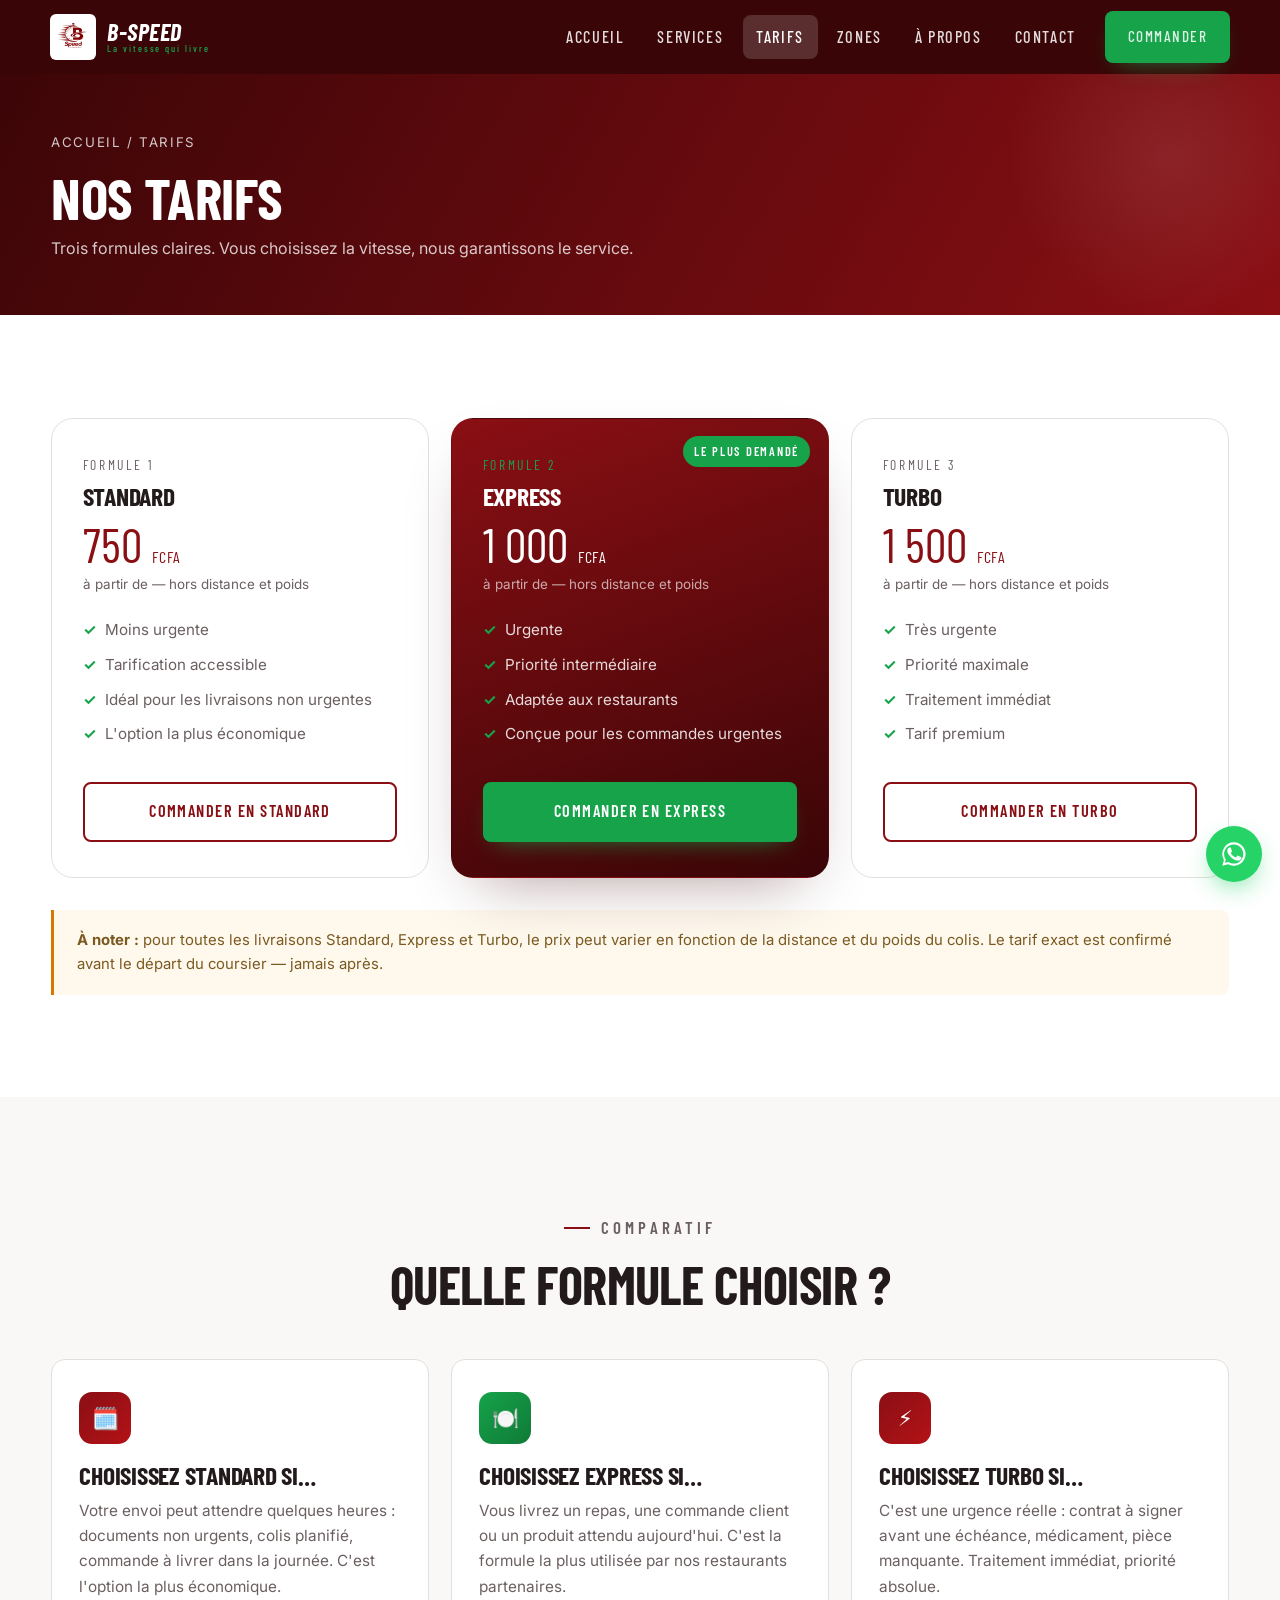
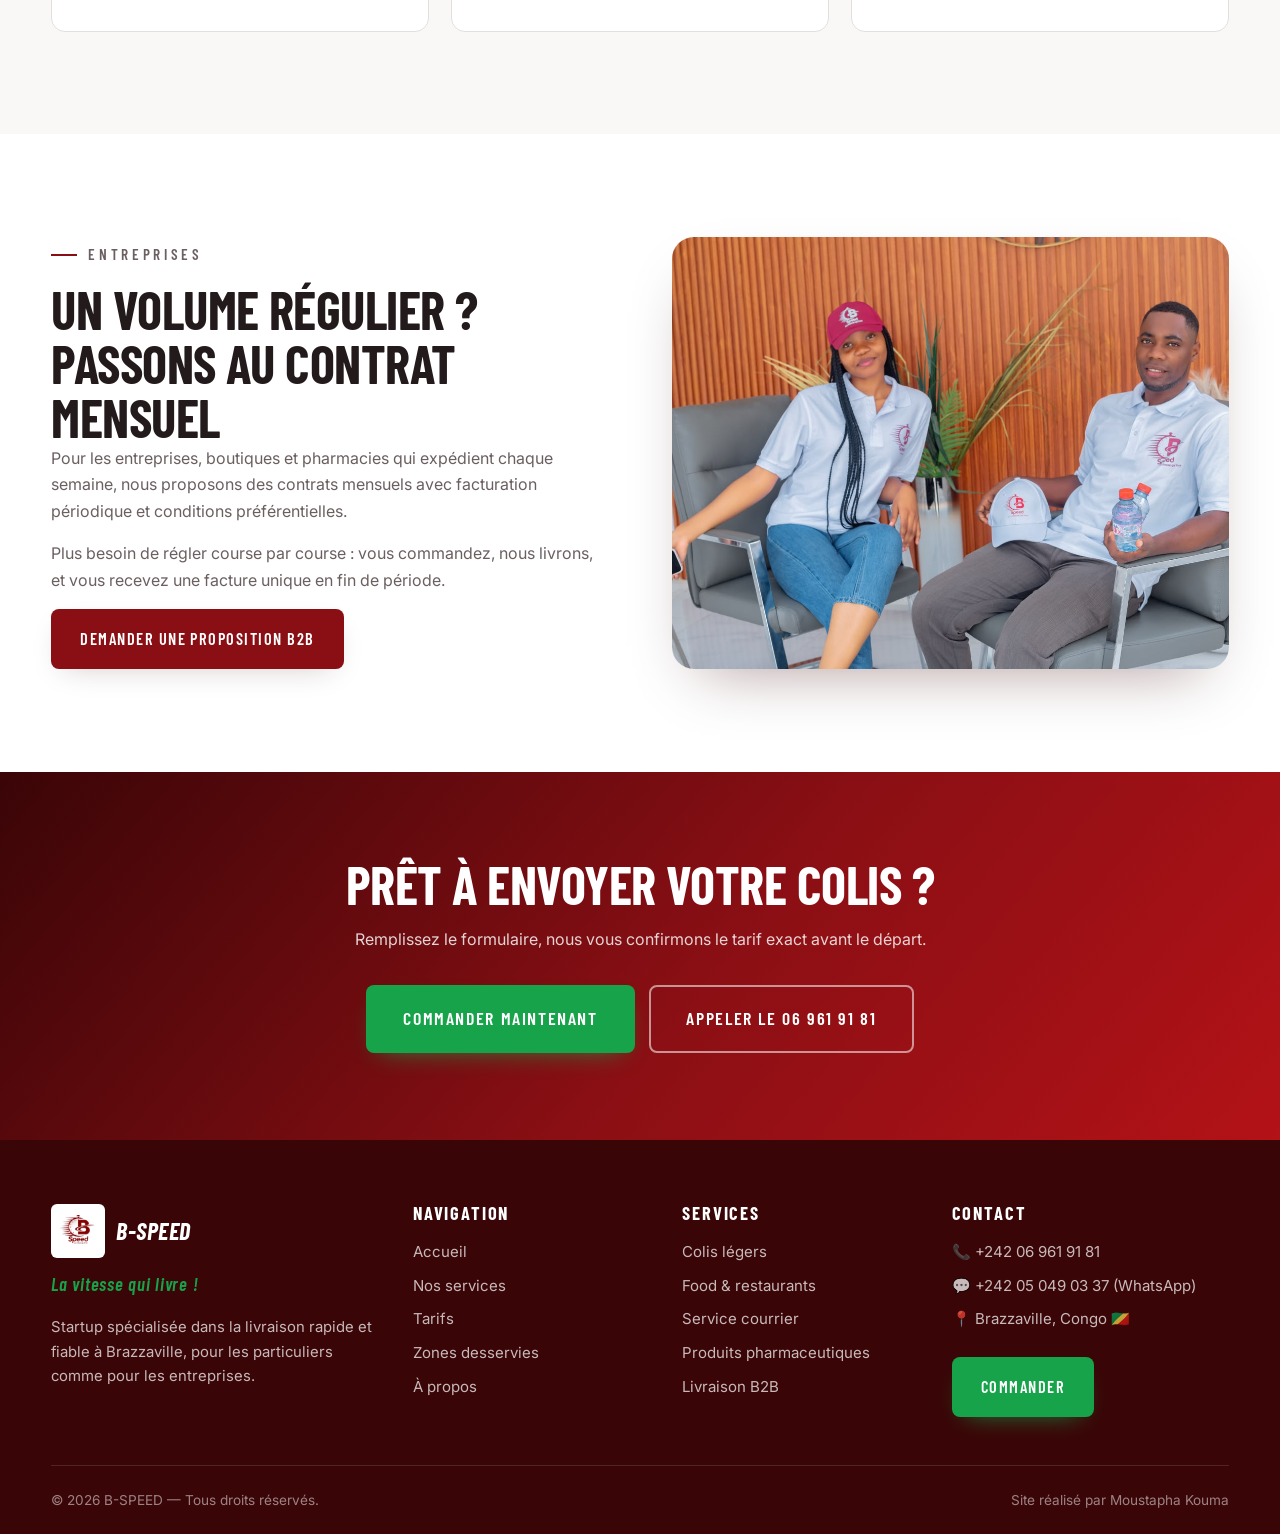
<file: tarifs.html>
<!DOCTYPE html>
<html lang="fr">
<head>
<meta charset="UTF-8">
<meta name="viewport" content="width=device-width,initial-scale=1">
<title>Tarifs — B-SPEED Brazzaville</title>
<meta name="description" content="Tarifs B-SPEED : livraison Standard 750 FCFA, Express 1000 FCFA, Turbo 1500 FCFA à Brazzaville.">
<meta name="theme-color" content="#8A0F14">
<link rel="icon" href="logo-blanc.jpg">
<link rel="preconnect" href="https://fonts.googleapis.com">
<link rel="preconnect" href="https://fonts.gstatic.com" crossorigin>
<link href="https://fonts.googleapis.com/css2?family=Barlow+Condensed:ital,wght@0,500;0,600;0,700;1,600;1,700&family=Inter:wght@400;500;600;700&display=swap" rel="stylesheet">
<link rel="stylesheet" href="style.css">
</head>
<body class="page-interne">

<a class="saut-contenu" href="#contenu">Aller au contenu</a>

<header class="site-header">
  <div class="header-inner">
    <a class="logo-lien" href="index.html">
      <img src="logo-blanc.jpg" alt="Logo B-SPEED">
      <span class="logo-texte">B-SPEED<small>La vitesse qui livre</small></span>
    </a>
    <button class="burger" aria-label="Ouvrir le menu" aria-expanded="false">&#9776;</button>
    <nav class="nav">
      <a href="index.html">Accueil</a>
      <a href="services.html">Services</a>
      <a href="tarifs.html" class="actif">Tarifs</a>
      <a href="zones.html">Zones</a>
      <a href="a-propos.html">À propos</a>
      <a href="contact.html">Contact</a>
      <a href="commander.html" class="btn btn-vert">Commander</a>
    </nav>
  </div>
</header>

<main id="contenu">

<section class="banniere">
  <div class="wrap">
    <p class="fil"><a href="index.html">Accueil</a> / Tarifs</p>
    <h1>Nos tarifs</h1>
    <p>Trois formules claires. Vous choisissez la vitesse, nous garantissons le service.</p>
  </div>
</section>

<section class="section">
  <div class="wrap">
    <div class="tarifs">
      <article class="tarif reveal">
        <div class="niveau">Formule 1</div>
        <h3>Standard</h3>
        <div class="prix">750 <small>FCFA</small></div>
        <div class="depuis">à partir de — hors distance et poids</div>
        <ul>
          <li>Moins urgente</li>
          <li>Tarification accessible</li>
          <li>Idéal pour les livraisons non urgentes</li>
          <li>L'option la plus économique</li>
        </ul>
        <a class="btn btn-ligne btn-bloc" href="commander.html">Commander en Standard</a>
      </article>

      <article class="tarif vedette reveal">
        <span class="badge">Le plus demandé</span>
        <div class="niveau">Formule 2</div>
        <h3>Express</h3>
        <div class="prix">1 000 <small>FCFA</small></div>
        <div class="depuis">à partir de — hors distance et poids</div>
        <ul>
          <li>Urgente</li>
          <li>Priorité intermédiaire</li>
          <li>Adaptée aux restaurants</li>
          <li>Conçue pour les commandes urgentes</li>
        </ul>
        <a class="btn btn-vert btn-bloc" href="commander.html">Commander en Express</a>
      </article>

      <article class="tarif reveal">
        <div class="niveau">Formule 3</div>
        <h3>Turbo</h3>
        <div class="prix">1 500 <small>FCFA</small></div>
        <div class="depuis">à partir de — hors distance et poids</div>
        <ul>
          <li>Très urgente</li>
          <li>Priorité maximale</li>
          <li>Traitement immédiat</li>
          <li>Tarif premium</li>
        </ul>
        <a class="btn btn-ligne btn-bloc" href="commander.html">Commander en Turbo</a>
      </article>
    </div>

    <div class="note-tarif reveal">
      <strong>À noter :</strong> pour toutes les livraisons Standard, Express et Turbo, le prix peut varier en fonction de la distance et du poids du colis. Le tarif exact est confirmé avant le départ du coursier — jamais après.
    </div>
  </div>
</section>

<section class="section section-creme">
  <div class="wrap">
    <div class="section-tete center reveal">
      <p class="eyebrow" style="justify-content:center">Comparatif</p>
      <h2>Quelle formule choisir ?</h2>
    </div>
    <div class="grille g-3">
      <article class="carte reveal">
        <div class="ico" aria-hidden="true">🗓️</div>
        <h3>Choisissez Standard si…</h3>
        <p>Votre envoi peut attendre quelques heures : documents non urgents, colis planifié, commande à livrer dans la journée. C'est l'option la plus économique.</p>
      </article>
      <article class="carte vert reveal">
        <div class="ico vert" aria-hidden="true">🍽️</div>
        <h3>Choisissez Express si…</h3>
        <p>Vous livrez un repas, une commande client ou un produit attendu aujourd'hui. C'est la formule la plus utilisée par nos restaurants partenaires.</p>
      </article>
      <article class="carte reveal">
        <div class="ico" aria-hidden="true">⚡</div>
        <h3>Choisissez Turbo si…</h3>
        <p>C'est une urgence réelle : contrat à signer avant une échéance, médicament, pièce manquante. Traitement immédiat, priorité absolue.</p>
      </article>
    </div>
  </div>
</section>

<section class="section">
  <div class="wrap">
    <div class="duo">
      <div class="duo-texte reveal">
        <p class="eyebrow">Entreprises</p>
        <h2>Un volume régulier ?<br>Passons au contrat mensuel</h2>
        <p>Pour les entreprises, boutiques et pharmacies qui expédient chaque semaine, nous proposons des contrats mensuels avec facturation périodique et conditions préférentielles.</p>
        <p>Plus besoin de régler course par course : vous commandez, nous livrons, et vous recevez une facture unique en fin de période.</p>
        <a class="btn btn-primary" href="contact.html">Demander une proposition B2B</a>
      </div>
      <img class="reveal" src="equipe-bureau.jpg" alt="Équipe B-SPEED au bureau">
    </div>
  </div>
</section>

<section class="cta">
  <div class="wrap">
    <h2 class="reveal">Prêt à envoyer votre colis ?</h2>
    <p class="reveal">Remplissez le formulaire, nous vous confirmons le tarif exact avant le départ.</p>
    <div class="cta-actions reveal">
      <a class="btn btn-vert btn-lg" href="commander.html">Commander maintenant</a>
      <a class="btn btn-ligne-clair btn-lg" href="tel:+242069619181">Appeler le 06 961 91 81</a>
    </div>
  </div>
</section>

</main>

<footer class="site-footer">
  <div class="wrap">
    <div class="footer-grid">
      <div>
        <a class="logo-lien" href="index.html">
          <img src="logo-blanc.jpg" alt="Logo B-SPEED" style="height:54px">
          <span class="logo-texte">B-SPEED</span>
        </a>
        <p class="slogan">La vitesse qui livre !</p>
        <p style="margin-top:1rem;font-size:.93rem">Startup spécialisée dans la livraison rapide et fiable à Brazzaville, pour les particuliers comme pour les entreprises.</p>
      </div>
      <div>
        <h4>Navigation</h4>
        <ul>
          <li><a href="index.html">Accueil</a></li>
          <li><a href="services.html">Nos services</a></li>
          <li><a href="tarifs.html">Tarifs</a></li>
          <li><a href="zones.html">Zones desservies</a></li>
          <li><a href="a-propos.html">À propos</a></li>
        </ul>
      </div>
      <div>
        <h4>Services</h4>
        <ul>
          <li><a href="services.html">Colis légers</a></li>
          <li><a href="services.html">Food &amp; restaurants</a></li>
          <li><a href="services.html">Service courrier</a></li>
          <li><a href="services.html">Produits pharmaceutiques</a></li>
          <li><a href="services.html">Livraison B2B</a></li>
        </ul>
      </div>
      <div>
        <h4>Contact</h4>
        <ul>
          <li><a href="tel:+242069619181">📞 +242 06 961 91 81</a></li>
          <li><a href="https://wa.me/242050490337" target="_blank" rel="noopener">💬 +242 05 049 03 37 (WhatsApp)</a></li>
          <li>📍 Brazzaville, Congo 🇨🇬</li>
        </ul>
        <a class="btn btn-vert" style="margin-top:1rem" href="commander.html">Commander</a>
      </div>
    </div>
    <div class="footer-bas">
      <span>© <span data-annee></span> B-SPEED — Tous droits réservés.</span>
      <span>Site réalisé par Moustapha Kouma</span>
    </div>
  </div>
</footer>

<a class="wa-flottant" href="https://wa.me/242050490337" target="_blank" rel="noopener" aria-label="Nous écrire sur WhatsApp">
  <svg width="28" height="28" viewBox="0 0 24 24" fill="currentColor"><path d="M17.5 14.4c-.3-.2-1.7-.9-2-1-.3-.1-.5-.2-.7.1-.2.3-.7 1-.9 1.2-.2.2-.3.2-.6.1-.3-.2-1.2-.5-2.3-1.4-.9-.8-1.4-1.7-1.6-2-.2-.3 0-.5.1-.6l.5-.6c.1-.2.2-.3.3-.5 0-.2 0-.4 0-.5 0-.2-.7-1.6-.9-2.2-.2-.6-.5-.5-.7-.5h-.6c-.2 0-.5.1-.8.4-.3.3-1 1-1 2.5s1.1 2.9 1.2 3.1c.1.2 2.1 3.2 5 4.4.7.3 1.3.5 1.7.6.7.2 1.4.2 1.9.1.6-.1 1.7-.7 2-1.4.2-.7.2-1.2.2-1.4-.1-.1-.3-.2-.6-.3M12 2a10 10 0 0 0-8.6 15.1L2 22l5-1.3A10 10 0 1 0 12 2m0 18.2c-1.6 0-3.2-.4-4.5-1.2l-.3-.2-3 .8.8-2.9-.2-.3A8.2 8.2 0 1 1 12 20.2"/></svg>
</a>

<script src="main.js"></script>
</body>
</html>
</file>
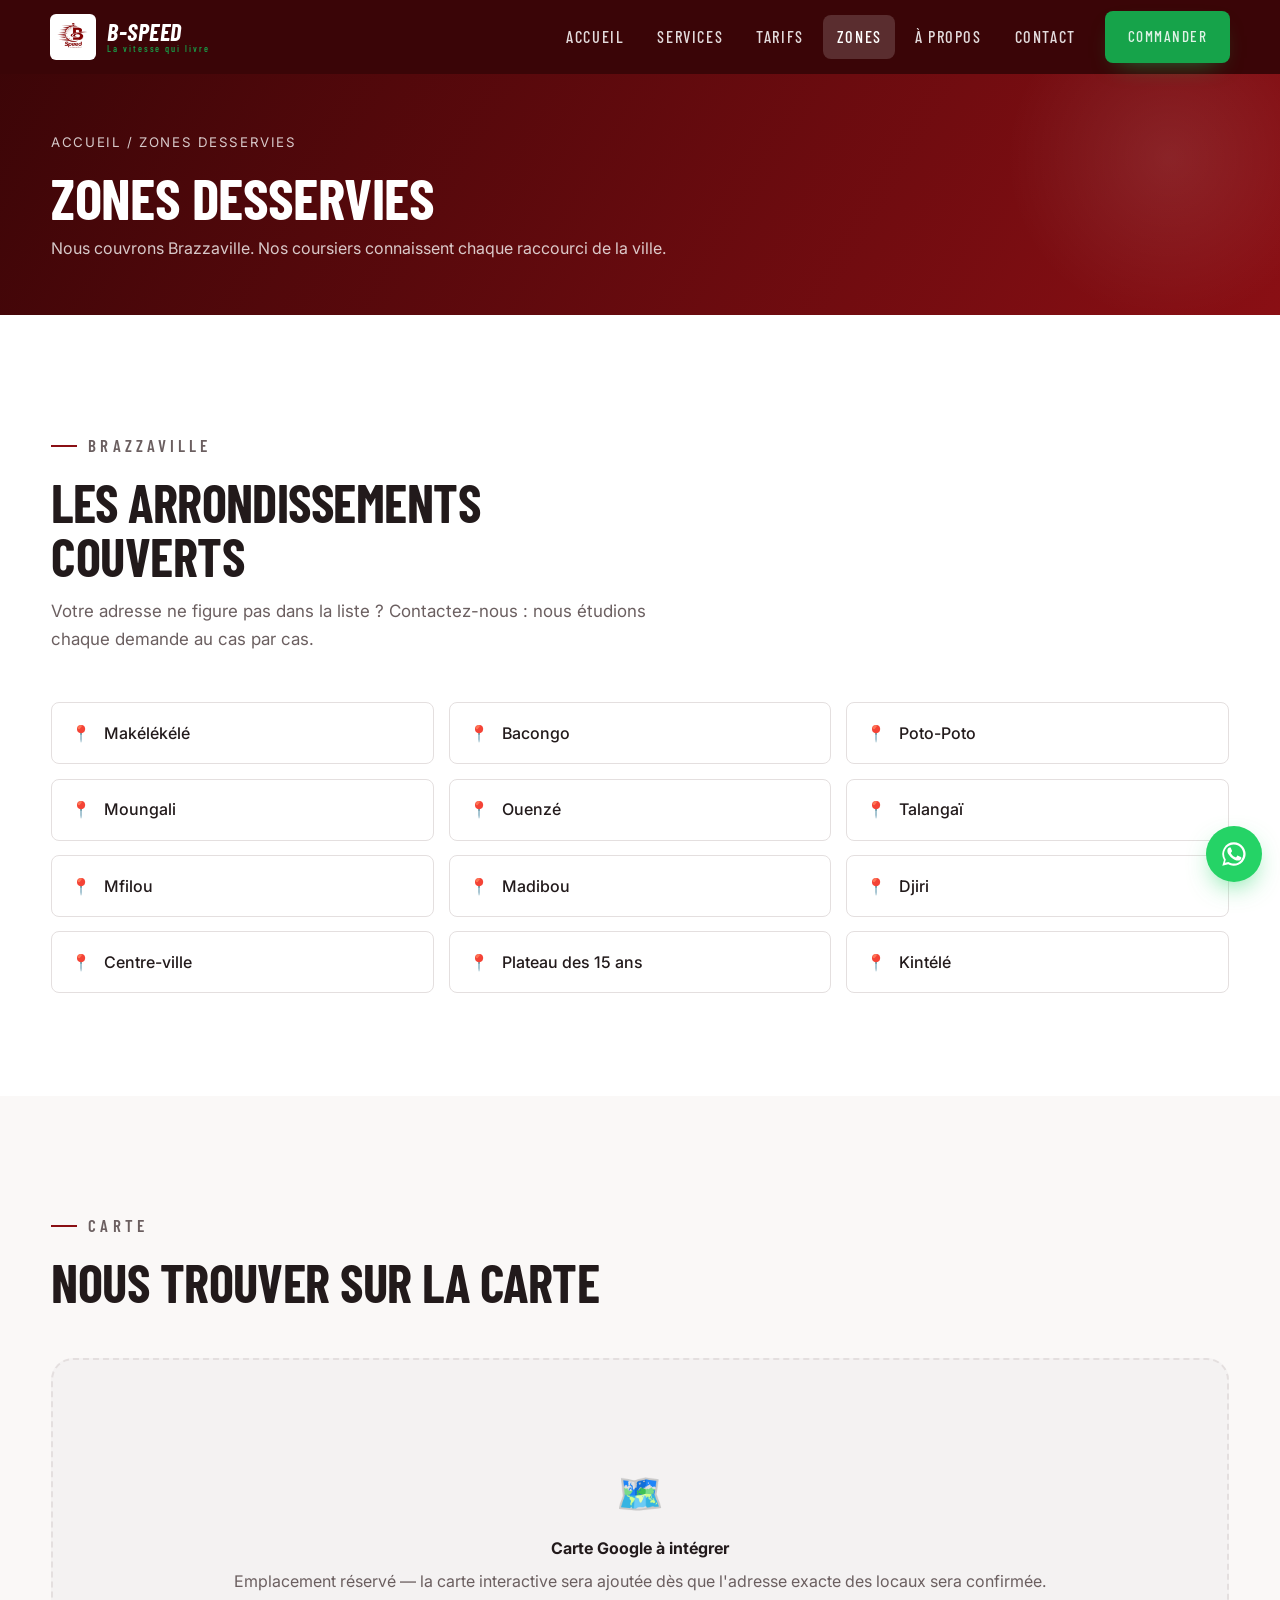
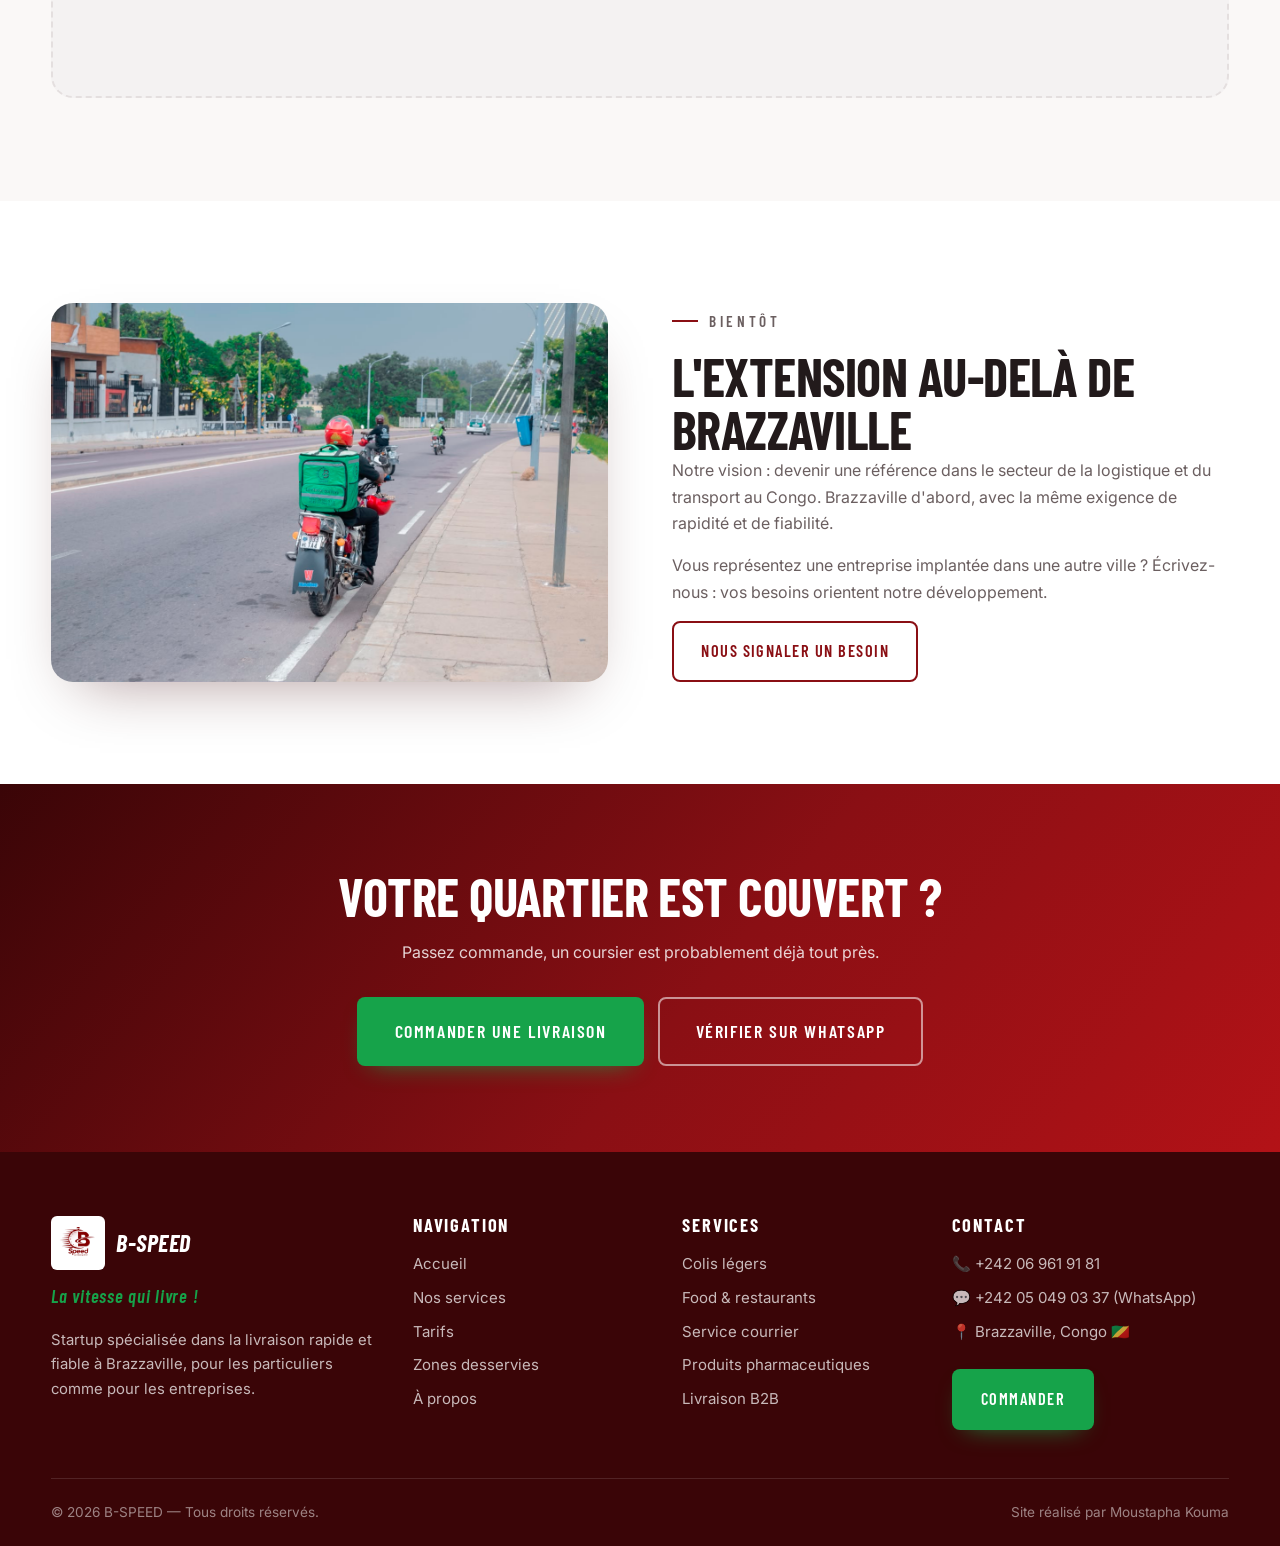
<file: zones.html>
<!DOCTYPE html>
<html lang="fr">
<head>
<meta charset="UTF-8">
<meta name="viewport" content="width=device-width,initial-scale=1">
<title>Zones desservies — B-SPEED Brazzaville</title>
<meta name="description" content="Découvrez les quartiers de Brazzaville couverts par le service de livraison B-SPEED.">
<meta name="theme-color" content="#8A0F14">
<link rel="icon" href="logo-blanc.jpg">
<link rel="preconnect" href="https://fonts.googleapis.com">
<link rel="preconnect" href="https://fonts.gstatic.com" crossorigin>
<link href="https://fonts.googleapis.com/css2?family=Barlow+Condensed:ital,wght@0,500;0,600;0,700;1,600;1,700&family=Inter:wght@400;500;600;700&display=swap" rel="stylesheet">
<link rel="stylesheet" href="style.css">
</head>
<body class="page-interne">

<a class="saut-contenu" href="#contenu">Aller au contenu</a>

<header class="site-header">
  <div class="header-inner">
    <a class="logo-lien" href="index.html">
      <img src="logo-blanc.jpg" alt="Logo B-SPEED">
      <span class="logo-texte">B-SPEED<small>La vitesse qui livre</small></span>
    </a>
    <button class="burger" aria-label="Ouvrir le menu" aria-expanded="false">&#9776;</button>
    <nav class="nav">
      <a href="index.html">Accueil</a>
      <a href="services.html">Services</a>
      <a href="tarifs.html">Tarifs</a>
      <a href="zones.html" class="actif">Zones</a>
      <a href="a-propos.html">À propos</a>
      <a href="contact.html">Contact</a>
      <a href="commander.html" class="btn btn-vert">Commander</a>
    </nav>
  </div>
</header>

<main id="contenu">

<section class="banniere">
  <div class="wrap">
    <p class="fil"><a href="index.html">Accueil</a> / Zones desservies</p>
    <h1>Zones desservies</h1>
    <p>Nous couvrons Brazzaville. Nos coursiers connaissent chaque raccourci de la ville.</p>
  </div>
</section>

<section class="section">
  <div class="wrap">
    <div class="section-tete reveal">
      <p class="eyebrow">Brazzaville</p>
      <h2>Les arrondissements couverts</h2>
      <p>Votre adresse ne figure pas dans la liste ? Contactez-nous : nous étudions chaque demande au cas par cas.</p>
    </div>

    <!-- À CONFIRMER avec le client : liste exacte des zones réellement desservies -->
    <div class="zones reveal">
      <div class="zone"><span class="pin">📍</span> Makélékélé</div>
      <div class="zone"><span class="pin">📍</span> Bacongo</div>
      <div class="zone"><span class="pin">📍</span> Poto-Poto</div>
      <div class="zone"><span class="pin">📍</span> Moungali</div>
      <div class="zone"><span class="pin">📍</span> Ouenzé</div>
      <div class="zone"><span class="pin">📍</span> Talangaï</div>
      <div class="zone"><span class="pin">📍</span> Mfilou</div>
      <div class="zone"><span class="pin">📍</span> Madibou</div>
      <div class="zone"><span class="pin">📍</span> Djiri</div>
      <div class="zone"><span class="pin">📍</span> Centre-ville</div>
      <div class="zone"><span class="pin">📍</span> Plateau des 15 ans</div>
      <div class="zone"><span class="pin">📍</span> Kintélé</div>
    </div>
  </div>
</section>

<section class="section section-creme">
  <div class="wrap">
    <div class="section-tete reveal">
      <p class="eyebrow">Carte</p>
      <h2>Nous trouver sur la carte</h2>
    </div>
    <!--
      EMPLACEMENT CARTE GOOGLE
      Pour activer la carte : Google Maps > chercher l'adresse > Partager >
      Intégrer une carte > copier le code <iframe> et le coller à la place
      du bloc ci-dessous.
    -->
    <div class="carte-slot reveal">
      <div>
        <div style="font-size:2.4rem;margin-bottom:.6rem">🗺️</div>
        <strong style="display:block;margin-bottom:.4rem;color:var(--texte)">Carte Google à intégrer</strong>
        Emplacement réservé — la carte interactive sera ajoutée dès que l'adresse exacte des locaux sera confirmée.
      </div>
    </div>
  </div>
</section>

<section class="section">
  <div class="wrap">
    <div class="duo">
      <img class="reveal" src="route-pont.jpg" alt="Coursier B-SPEED en route à Brazzaville">
      <div class="duo-texte reveal">
        <p class="eyebrow">Bientôt</p>
        <h2>L'extension au-delà de Brazzaville</h2>
        <p>Notre vision : devenir une référence dans le secteur de la logistique et du transport au Congo. Brazzaville d'abord, avec la même exigence de rapidité et de fiabilité.</p>
        <p>Vous représentez une entreprise implantée dans une autre ville ? Écrivez-nous : vos besoins orientent notre développement.</p>
        <a class="btn btn-ligne" href="contact.html">Nous signaler un besoin</a>
      </div>
    </div>
  </div>
</section>

<section class="cta">
  <div class="wrap">
    <h2 class="reveal">Votre quartier est couvert ?</h2>
    <p class="reveal">Passez commande, un coursier est probablement déjà tout près.</p>
    <div class="cta-actions reveal">
      <a class="btn btn-vert btn-lg" href="commander.html">Commander une livraison</a>
      <a class="btn btn-ligne-clair btn-lg" href="https://wa.me/242050490337" target="_blank" rel="noopener">Vérifier sur WhatsApp</a>
    </div>
  </div>
</section>

</main>

<footer class="site-footer">
  <div class="wrap">
    <div class="footer-grid">
      <div>
        <a class="logo-lien" href="index.html">
          <img src="logo-blanc.jpg" alt="Logo B-SPEED" style="height:54px">
          <span class="logo-texte">B-SPEED</span>
        </a>
        <p class="slogan">La vitesse qui livre !</p>
        <p style="margin-top:1rem;font-size:.93rem">Startup spécialisée dans la livraison rapide et fiable à Brazzaville, pour les particuliers comme pour les entreprises.</p>
      </div>
      <div>
        <h4>Navigation</h4>
        <ul>
          <li><a href="index.html">Accueil</a></li>
          <li><a href="services.html">Nos services</a></li>
          <li><a href="tarifs.html">Tarifs</a></li>
          <li><a href="zones.html">Zones desservies</a></li>
          <li><a href="a-propos.html">À propos</a></li>
        </ul>
      </div>
      <div>
        <h4>Services</h4>
        <ul>
          <li><a href="services.html">Colis légers</a></li>
          <li><a href="services.html">Food &amp; restaurants</a></li>
          <li><a href="services.html">Service courrier</a></li>
          <li><a href="services.html">Produits pharmaceutiques</a></li>
          <li><a href="services.html">Livraison B2B</a></li>
        </ul>
      </div>
      <div>
        <h4>Contact</h4>
        <ul>
          <li><a href="tel:+242069619181">📞 +242 06 961 91 81</a></li>
          <li><a href="https://wa.me/242050490337" target="_blank" rel="noopener">💬 +242 05 049 03 37 (WhatsApp)</a></li>
          <li>📍 Brazzaville, Congo 🇨🇬</li>
        </ul>
        <a class="btn btn-vert" style="margin-top:1rem" href="commander.html">Commander</a>
      </div>
    </div>
    <div class="footer-bas">
      <span>© <span data-annee></span> B-SPEED — Tous droits réservés.</span>
      <span>Site réalisé par Moustapha Kouma</span>
    </div>
  </div>
</footer>

<a class="wa-flottant" href="https://wa.me/242050490337" target="_blank" rel="noopener" aria-label="Nous écrire sur WhatsApp">
  <svg width="28" height="28" viewBox="0 0 24 24" fill="currentColor"><path d="M17.5 14.4c-.3-.2-1.7-.9-2-1-.3-.1-.5-.2-.7.1-.2.3-.7 1-.9 1.2-.2.2-.3.2-.6.1-.3-.2-1.2-.5-2.3-1.4-.9-.8-1.4-1.7-1.6-2-.2-.3 0-.5.1-.6l.5-.6c.1-.2.2-.3.3-.5 0-.2 0-.4 0-.5 0-.2-.7-1.6-.9-2.2-.2-.6-.5-.5-.7-.5h-.6c-.2 0-.5.1-.8.4-.3.3-1 1-1 2.5s1.1 2.9 1.2 3.1c.1.2 2.1 3.2 5 4.4.7.3 1.3.5 1.7.6.7.2 1.4.2 1.9.1.6-.1 1.7-.7 2-1.4.2-.7.2-1.2.2-1.4-.1-.1-.3-.2-.6-.3M12 2a10 10 0 0 0-8.6 15.1L2 22l5-1.3A10 10 0 1 0 12 2m0 18.2c-1.6 0-3.2-.4-4.5-1.2l-.3-.2-3 .8.8-2.9-.2-.3A8.2 8.2 0 1 1 12 20.2"/></svg>
</a>

<script src="main.js"></script>
</body>
</html>
</file>
<file: style.css>
/* =========================================================
   B-SPEED — Feuille de style principale
   Identité : bordeaux + argent (logo) / vert (sacs de livraison)
   ========================================================= */

:root{
  /* Couleurs de marque, reprises du logo et des sacs B-SPEED */
  --bordeaux:#8A0F14;
  --bordeaux-fonce:#5A090C;
  --bordeaux-nuit:#3A0507;
  --rouge-vif:#B31217;
  --vert:#16A34A;         /* vert des sacs de livraison */
  --vert-fonce:#0F7A37;

  --blanc:#FFFFFF;
  --creme:#FAF8F7;
  --gris-carte:#F4F2F2;
  --gris-bord:#E4DFDF;
  --texte:#221A1B;
  --texte-doux:#6B5F60;

  --succes:#16A34A;
  --erreur:#DC2626;
  --alerte:#D97706;

  --r-sm:8px;
  --r-md:14px;
  --r-lg:22px;

  --ombre-sm:0 2px 8px rgba(58,5,7,.06);
  --ombre-md:0 10px 30px -12px rgba(58,5,7,.22);
  --ombre-lg:0 26px 60px -28px rgba(58,5,7,.42);

  --max:1180px;
  --nav-h:74px;
}

*{box-sizing:border-box;margin:0;padding:0}
html{scroll-behavior:smooth;-webkit-text-size-adjust:100%}
body{
  font-family:'Inter',system-ui,-apple-system,sans-serif;
  color:var(--texte);
  background:var(--blanc);
  line-height:1.65;
  font-size:16px;
  overflow-x:hidden;
}
img{max-width:100%;display:block}
a{color:inherit;text-decoration:none}
button{font:inherit;cursor:pointer;border:0;background:none}
ul{list-style:none}

h1,h2,h3,h4,.display{
  font-family:'Barlow Condensed','Inter',sans-serif;
  font-weight:700;
  line-height:1.02;
  letter-spacing:-.01em;
  text-transform:uppercase;
}
h1{font-size:clamp(2.6rem,7vw,5rem)}
h2{font-size:clamp(2rem,4.6vw,3.3rem)}
h3{font-size:clamp(1.25rem,2.4vw,1.6rem)}
p{max-width:68ch}

.wrap{width:min(var(--max),92%);margin-inline:auto}
.center{text-align:center}
.center p{margin-inline:auto}

/* ---------- Motif signature : lignes de vitesse (repris du logo) ---------- */
.speed-lines{
  display:flex;flex-direction:column;gap:5px;width:52px;flex-shrink:0;
}
.speed-lines i{
  display:block;height:3px;border-radius:2px;background:currentColor;opacity:.9;
}
.speed-lines i:nth-child(1){width:100%}
.speed-lines i:nth-child(2){width:74%}
.speed-lines i:nth-child(3){width:48%}
.speed-lines i:nth-child(4){width:28%}

.eyebrow{
  display:inline-flex;align-items:center;gap:.7rem;
  font-family:'Barlow Condensed',sans-serif;font-weight:600;
  font-size:.95rem;letter-spacing:.24em;text-transform:uppercase;
  color:var(--bordeaux);margin-bottom:1rem;
}
.eyebrow::before{
  content:"";width:26px;height:2px;background:var(--bordeaux);display:block;
}
.eyebrow.pale{color:#F0C9CB}
.eyebrow.pale::before{background:var(--vert)}

/* ---------- Boutons ---------- */
.btn{
  display:inline-flex;align-items:center;justify-content:center;gap:.55rem;
  font-family:'Barlow Condensed',sans-serif;font-weight:600;
  font-size:1.02rem;letter-spacing:.09em;text-transform:uppercase;
  padding:.92rem 1.7rem;border-radius:var(--r-sm);
  transition:transform .2s ease,box-shadow .2s ease,background .2s ease,color .2s ease;
  border:2px solid transparent;white-space:nowrap;
}
.btn:hover{transform:translateY(-2px)}
.btn:active{transform:translateY(0)}
.btn-primary{background:var(--bordeaux);color:#fff;box-shadow:var(--ombre-md)}
.btn-primary:hover{background:var(--rouge-vif)}
.btn-vert{background:var(--vert);color:#fff;box-shadow:0 10px 26px -14px rgba(22,163,74,.9)}
.btn-vert:hover{background:var(--vert-fonce)}
.btn-ligne{border-color:var(--bordeaux);color:var(--bordeaux)}
.btn-ligne:hover{background:var(--bordeaux);color:#fff}
.btn-ligne-clair{border-color:rgba(255,255,255,.55);color:#fff}
.btn-ligne-clair:hover{background:#fff;color:var(--bordeaux)}
.btn-bloc{width:100%}
.btn-lg{padding:1.1rem 2.2rem;font-size:1.12rem}

/* ---------- En-tête ---------- */
.site-header{
  position:fixed;top:0;left:0;right:0;z-index:100;height:var(--nav-h);
  display:flex;align-items:center;
  background:rgba(58,5,7,.28);backdrop-filter:blur(10px);
  transition:background .35s ease,box-shadow .35s ease;
}
.site-header.solide{background:var(--bordeaux-nuit);box-shadow:0 2px 20px rgba(0,0,0,.28)}
body.page-interne .site-header{background:var(--bordeaux-nuit)}
.header-inner{
  width:min(var(--max),94%);margin-inline:auto;
  display:flex;align-items:center;justify-content:space-between;gap:1rem;
}
.logo-lien{display:flex;align-items:center;gap:.7rem}
.logo-lien img{height:46px;width:auto;border-radius:6px}
.logo-texte{
  font-family:'Barlow Condensed',sans-serif;font-weight:700;font-style:italic;
  font-size:1.5rem;color:#fff;letter-spacing:.02em;line-height:1;
}
.logo-texte small{
  display:block;font-style:normal;font-weight:500;font-size:.6rem;
  letter-spacing:.2em;color:var(--vert);
}
.nav{display:flex;align-items:center;gap:.35rem}
.nav a{
  font-family:'Barlow Condensed',sans-serif;font-weight:500;
  font-size:1.02rem;letter-spacing:.1em;text-transform:uppercase;
  color:rgba(255,255,255,.86);padding:.55rem .85rem;border-radius:var(--r-sm);
  transition:color .2s,background .2s;
}
.nav a:hover{color:#fff;background:rgba(255,255,255,.1)}
.nav a.actif{color:#fff;background:rgba(255,255,255,.16)}
.nav .btn{margin-left:.6rem;padding:.7rem 1.3rem;font-size:.95rem}
.burger{display:none;color:#fff;font-size:1.7rem;padding:.3rem .5rem;line-height:1}

/* ---------- Pied de page ---------- */
.site-footer{background:var(--bordeaux-nuit);color:rgba(255,255,255,.72);padding:4rem 0 0}
.footer-grid{
  display:grid;grid-template-columns:1.4fr 1fr 1fr 1.2fr;gap:2.4rem;
  padding-bottom:3rem;border-bottom:1px solid rgba(255,255,255,.12);
}
.site-footer h4{color:#fff;font-size:1.15rem;letter-spacing:.1em;margin-bottom:1.1rem}
.site-footer li{margin-bottom:.55rem;font-size:.94rem}
.site-footer a:hover{color:#fff}
.site-footer .slogan{
  font-family:'Barlow Condensed',sans-serif;font-style:italic;font-weight:600;
  color:var(--vert);font-size:1.15rem;letter-spacing:.04em;margin-top:.7rem;
}
.footer-bas{
  display:flex;justify-content:space-between;align-items:center;gap:1rem;
  flex-wrap:wrap;padding:1.4rem 0;font-size:.85rem;color:rgba(255,255,255,.5);
}

/* ---------- Sections ---------- */
.section{padding:clamp(3.6rem,8vw,6.4rem) 0}
.section-creme{background:var(--creme)}
.section-sombre{background:var(--bordeaux-nuit);color:#fff}
.section-sombre h2,.section-sombre h3{color:#fff}
.section-sombre p{color:rgba(255,255,255,.78)}
.section-tete{max-width:62ch;margin-bottom:3rem}
.section-tete.center{margin-inline:auto}
.section-tete p{color:var(--texte-doux);font-size:1.06rem;margin-top:.9rem}
.section-sombre .section-tete p{color:rgba(255,255,255,.75)}

/* ---------- Hero ---------- */
.hero{
  position:relative;min-height:92vh;display:flex;align-items:flex-end;
  padding:calc(var(--nav-h) + 3rem) 0 4rem;color:#fff;overflow:hidden;
}
.hero-img{position:absolute;inset:0;width:100%;height:100%;object-fit:cover;object-position:center 42%}
.hero::after{
  content:"";position:absolute;inset:0;
  background:linear-gradient(180deg,rgba(58,5,7,.5) 0%,rgba(58,5,7,.66) 45%,rgba(58,5,7,.94) 100%);
}
.hero-inner{position:relative;z-index:2}
.hero h1{margin-bottom:1.1rem;text-shadow:0 4px 30px rgba(0,0,0,.4)}
.hero h1 em{font-style:italic;color:var(--vert);display:block}
.hero-sous{font-size:1.14rem;color:rgba(255,255,255,.9);max-width:52ch;margin-bottom:2rem}
.hero-actions{display:flex;gap:.9rem;flex-wrap:wrap;margin-bottom:2.6rem}
.hero-chiffres{
  display:flex;gap:2.6rem;flex-wrap:wrap;padding-top:1.8rem;
  border-top:1px solid rgba(255,255,255,.2);
}
.hero-chiffres div strong{
  display:block;font-family:'Barlow Condensed',sans-serif;font-size:2.3rem;
  color:#fff;line-height:1;
}
.hero-chiffres div span{font-size:.82rem;letter-spacing:.15em;text-transform:uppercase;color:rgba(255,255,255,.65)}

/* Bandeau interne (pages secondaires) */
.banniere{
  position:relative;padding:calc(var(--nav-h) + 3.6rem) 0 3.4rem;
  background:linear-gradient(120deg,var(--bordeaux-nuit),var(--bordeaux));
  color:#fff;overflow:hidden;
}
.banniere::before{
  content:"";position:absolute;right:-60px;top:50%;transform:translateY(-50%);
  width:340px;height:340px;border-radius:50%;
  background:radial-gradient(circle,rgba(255,255,255,.09),transparent 68%);
}
.banniere h1{font-size:clamp(2.2rem,5.5vw,3.6rem);margin-bottom:.5rem}
.banniere p{color:rgba(255,255,255,.78);position:relative}
.fil{font-size:.83rem;letter-spacing:.12em;text-transform:uppercase;color:rgba(255,255,255,.55);margin-bottom:.9rem}
.fil a:hover{color:#fff}

/* ---------- Cartes génériques ---------- */
.grille{display:grid;gap:1.4rem}
.g-2{grid-template-columns:repeat(2,1fr)}
.g-3{grid-template-columns:repeat(3,1fr)}
.g-4{grid-template-columns:repeat(4,1fr)}

.carte{
  background:#fff;border:1px solid var(--gris-bord);border-radius:var(--r-md);
  padding:2rem 1.7rem;transition:transform .28s ease,box-shadow .28s ease,border-color .28s ease;
  position:relative;overflow:hidden;
}
.carte:hover{transform:translateY(-5px);box-shadow:var(--ombre-lg);border-color:rgba(138,15,20,.3)}
.carte .ico{
  width:52px;height:52px;border-radius:13px;display:grid;place-items:center;
  background:linear-gradient(135deg,var(--bordeaux),var(--rouge-vif));
  color:#fff;margin-bottom:1.1rem;font-size:1.35rem;
}
.carte .ico.vert{background:linear-gradient(135deg,var(--vert),var(--vert-fonce))}
.carte h3{margin-bottom:.6rem}
.carte p{color:var(--texte-doux);font-size:.96rem}
.carte .lien{
  display:inline-flex;align-items:center;gap:.4rem;margin-top:1.1rem;
  font-family:'Barlow Condensed',sans-serif;font-weight:600;letter-spacing:.1em;
  text-transform:uppercase;color:var(--bordeaux);font-size:.95rem;
}
.carte .lien:hover{gap:.75rem}

/* ---------- Tarifs ---------- */
.tarifs{display:grid;grid-template-columns:repeat(3,1fr);gap:1.4rem;align-items:stretch}
.tarif{
  background:#fff;border:1px solid var(--gris-bord);border-radius:var(--r-lg);
  padding:2.2rem 1.9rem;display:flex;flex-direction:column;position:relative;
  transition:transform .28s ease,box-shadow .28s ease;
}
.tarif:hover{transform:translateY(-6px);box-shadow:var(--ombre-lg)}
.tarif.vedette{
  background:linear-gradient(160deg,var(--bordeaux),var(--bordeaux-nuit));
  color:#fff;border-color:transparent;box-shadow:var(--ombre-lg);
}
.tarif.vedette h3,.tarif.vedette .prix{color:#fff}
.tarif.vedette li{color:rgba(255,255,255,.85)}
.badge{
  position:absolute;top:1.1rem;right:1.1rem;background:var(--vert);color:#fff;
  font-family:'Barlow Condensed',sans-serif;font-size:.78rem;letter-spacing:.14em;
  text-transform:uppercase;padding:.3rem .7rem;border-radius:100px;font-weight:600;
}
.tarif .niveau{
  font-family:'Barlow Condensed',sans-serif;font-size:.85rem;letter-spacing:.2em;
  text-transform:uppercase;color:var(--texte-doux);margin-bottom:.4rem;
}
.tarif.vedette .niveau{color:var(--vert)}
.tarif .prix{
  font-family:'Barlow Condensed',sans-serif;font-size:3rem;line-height:1;
  color:var(--bordeaux);margin:.7rem 0 .3rem;
}
.tarif .prix small{font-size:1rem;letter-spacing:.06em}
.tarif .depuis{font-size:.84rem;color:var(--texte-doux);margin-bottom:1.4rem}
.tarif.vedette .depuis{color:rgba(255,255,255,.65)}
.tarif ul{margin-bottom:1.6rem;flex-grow:1}
.tarif li{
  display:flex;gap:.6rem;align-items:flex-start;font-size:.95rem;
  color:var(--texte-doux);margin-bottom:.6rem;
}
.tarif li::before{content:"✓";color:var(--vert);font-weight:700;flex-shrink:0}

.note-tarif{
  margin-top:2rem;padding:1.1rem 1.4rem;border-left:3px solid var(--alerte);
  background:#FFF8ED;border-radius:0 var(--r-sm) var(--r-sm) 0;
  font-size:.93rem;color:#7A5A20;
}

/* ---------- Étapes ---------- */
.etapes{display:grid;grid-template-columns:repeat(4,1fr);gap:1.2rem;position:relative}
.etape{position:relative;padding-top:1.4rem}
.etape .num{
  font-family:'Barlow Condensed',sans-serif;font-size:3.4rem;line-height:1;
  color:rgba(255,255,255,.16);margin-bottom:.4rem;
}
.section-creme .etape .num,.section:not(.section-sombre) .etape .num{color:rgba(138,15,20,.16)}
.etape h3{margin-bottom:.5rem}
.etape p{font-size:.95rem;color:var(--texte-doux)}
.section-sombre .etape p{color:rgba(255,255,255,.72)}

/* ---------- Deux colonnes texte/image ---------- */
.duo{display:grid;grid-template-columns:1fr 1fr;gap:clamp(2rem,5vw,4rem);align-items:center}
.duo img{border-radius:var(--r-lg);box-shadow:var(--ombre-lg);width:100%;height:100%;object-fit:cover;max-height:520px}
.duo-texte p{color:var(--texte-doux);margin-bottom:1rem}
.section-sombre .duo-texte p{color:rgba(255,255,255,.78)}

/* ---------- Galerie ---------- */
.galerie{display:grid;grid-template-columns:repeat(4,1fr);grid-auto-rows:210px;gap:1rem}
.galerie img{width:100%;height:100%;object-fit:cover;border-radius:var(--r-md);transition:transform .4s ease,filter .4s ease}
.galerie img:hover{transform:scale(1.03)}
.galerie img:nth-child(1){grid-column:span 2;grid-row:span 2}
.galerie img:nth-child(6){grid-column:span 2}

/* ---------- Témoignages ---------- */
.temoignage{
  background:#fff;border:1px solid var(--gris-bord);border-radius:var(--r-md);padding:1.9rem;
}
.temoignage .etoiles{color:#E9A400;letter-spacing:.12em;margin-bottom:.8rem}
.temoignage blockquote{font-size:1rem;color:var(--texte);margin-bottom:1.2rem;font-style:italic}
.temoignage .auteur{display:flex;align-items:center;gap:.8rem}
.temoignage .rond{
  width:42px;height:42px;border-radius:50%;display:grid;place-items:center;
  background:var(--bordeaux);color:#fff;font-family:'Barlow Condensed',sans-serif;font-size:1.15rem;
}
.temoignage .auteur strong{display:block;font-size:.95rem}
.temoignage .auteur span{font-size:.84rem;color:var(--texte-doux)}

/* ---------- FAQ ---------- */
.faq{max-width:820px;margin-inline:auto}
.faq details{
  border:1px solid var(--gris-bord);border-radius:var(--r-md);margin-bottom:.8rem;
  background:#fff;overflow:hidden;
}
.faq summary{
  padding:1.15rem 1.4rem;font-weight:600;cursor:pointer;list-style:none;
  display:flex;justify-content:space-between;align-items:center;gap:1rem;
}
.faq summary::-webkit-details-marker{display:none}
.faq summary::after{content:"+";font-size:1.5rem;color:var(--bordeaux);line-height:1;transition:transform .25s}
.faq details[open] summary::after{transform:rotate(45deg)}
.faq details[open] summary{background:var(--creme)}
.faq .reponse{padding:0 1.4rem 1.3rem;color:var(--texte-doux);font-size:.97rem}

/* ---------- Zones ---------- */
.zones{display:grid;grid-template-columns:repeat(3,1fr);gap:.9rem}
.zone{
  display:flex;align-items:center;gap:.8rem;padding:1.05rem 1.2rem;
  background:#fff;border:1px solid var(--gris-bord);border-radius:var(--r-sm);
  font-weight:500;transition:border-color .25s,transform .25s;
}
.zone:hover{border-color:var(--vert);transform:translateX(3px)}
.zone .pin{color:var(--vert);flex-shrink:0}
.carte-slot{
  border:2px dashed var(--gris-bord);border-radius:var(--r-lg);background:var(--gris-carte);
  min-height:340px;display:grid;place-items:center;text-align:center;padding:2rem;
  color:var(--texte-doux);
}

/* ---------- Appel à l'action ---------- */
.cta{
  position:relative;overflow:hidden;color:#fff;text-align:center;
  background:linear-gradient(130deg,var(--bordeaux-nuit),var(--bordeaux) 55%,var(--rouge-vif));
  padding:clamp(3.4rem,7vw,5.4rem) 0;
}
.cta h2{margin-bottom:.9rem}
.cta p{color:rgba(255,255,255,.82);margin:0 auto 2rem}
.cta-actions{display:flex;gap:.9rem;justify-content:center;flex-wrap:wrap}

/* ---------- Formulaire ---------- */
.form-carte{
  background:#fff;border:1px solid var(--gris-bord);border-radius:var(--r-lg);
  padding:clamp(1.6rem,4vw,2.6rem);box-shadow:var(--ombre-md);
}
.form-grille{display:grid;grid-template-columns:1fr 1fr;gap:1.1rem}
.champ{display:flex;flex-direction:column;gap:.4rem}
.champ.pleine{grid-column:1/-1}
.champ label{
  font-size:.86rem;font-weight:600;letter-spacing:.03em;color:var(--texte);
}
.champ label .obl{color:var(--erreur)}
.champ input,.champ select,.champ textarea{
  font-family:inherit;font-size:.98rem;color:var(--texte);
  padding:.82rem .95rem;border:1.5px solid var(--gris-bord);border-radius:var(--r-sm);
  background:#fff;transition:border-color .2s,box-shadow .2s;width:100%;
}
.champ textarea{resize:vertical;min-height:96px}
.champ input:focus,.champ select:focus,.champ textarea:focus{
  outline:none;border-color:var(--bordeaux);box-shadow:0 0 0 3px rgba(138,15,20,.12);
}
.champ input.invalide,.champ select.invalide,.champ textarea.invalide{border-color:var(--erreur)}
.champ .erreur-msg{font-size:.82rem;color:var(--erreur);display:none}
.champ .erreur-msg.visible{display:block}
.champ .aide{font-size:.82rem;color:var(--texte-doux)}

.form-etape-titre{
  display:flex;align-items:center;gap:.8rem;margin:1.8rem 0 1.1rem;
  font-family:'Barlow Condensed',sans-serif;font-size:1.25rem;text-transform:uppercase;
  letter-spacing:.08em;color:var(--bordeaux);
}
.form-etape-titre:first-child{margin-top:0}
.form-etape-titre span{
  width:28px;height:28px;border-radius:50%;background:var(--bordeaux);color:#fff;
  display:grid;place-items:center;font-size:.9rem;flex-shrink:0;
}
.form-etape-titre::after{content:"";flex-grow:1;height:1px;background:var(--gris-bord)}

.choix-vitesse{display:grid;grid-template-columns:repeat(3,1fr);gap:.8rem;grid-column:1/-1}
.choix-vitesse label{
  border:2px solid var(--gris-bord);border-radius:var(--r-md);padding:1rem;
  cursor:pointer;transition:border-color .2s,background .2s;text-align:center;display:block;
}
.choix-vitesse input{position:absolute;opacity:0;pointer-events:none}
.choix-vitesse label:hover{border-color:rgba(138,15,20,.4)}
.choix-vitesse input:checked + .contenu{color:var(--bordeaux)}
.choix-vitesse label:has(input:checked){border-color:var(--bordeaux);background:#FDF4F4}
.choix-vitesse .nom{
  font-family:'Barlow Condensed',sans-serif;font-size:1.2rem;text-transform:uppercase;
  letter-spacing:.06em;display:block;
}
.choix-vitesse .p{font-size:1.05rem;font-weight:700;color:var(--bordeaux);display:block}
.choix-vitesse .d{font-size:.78rem;color:var(--texte-doux);display:block}

.form-message{
  display:none;border-radius:var(--r-md);padding:1.2rem 1.4rem;margin-bottom:1.4rem;
  font-size:.96rem;
}
.form-message.ok{display:block;background:#EAF7EF;border:1px solid #A8DFBE;color:#14663A}
.form-message.ko{display:block;background:#FDECEC;border:1px solid #F3B7B7;color:#9B1C1C}

.recap{
  background:var(--creme);border:1px solid var(--gris-bord);border-radius:var(--r-md);
  padding:1.4rem;font-size:.93rem;
}
.recap h4{font-size:1.1rem;margin-bottom:.8rem;color:var(--bordeaux)}
.recap dl{display:grid;grid-template-columns:auto 1fr;gap:.45rem 1rem}
.recap dt{color:var(--texte-doux)}
.recap dd{font-weight:600;text-align:right}

/* ---------- Contact ---------- */
.contact-grille{display:grid;grid-template-columns:1fr 1fr;gap:2.4rem;align-items:start}
.bloc-contact{
  display:flex;gap:1rem;padding:1.3rem;background:#fff;border:1px solid var(--gris-bord);
  border-radius:var(--r-md);margin-bottom:.9rem;transition:border-color .25s,transform .25s;
}
.bloc-contact:hover{border-color:var(--bordeaux);transform:translateX(3px)}
.bloc-contact .ico{
  width:44px;height:44px;border-radius:11px;display:grid;place-items:center;flex-shrink:0;
  background:linear-gradient(135deg,var(--bordeaux),var(--rouge-vif));color:#fff;
}
.bloc-contact .ico.wa{background:linear-gradient(135deg,#25D366,#128C7E)}
.bloc-contact h4{font-size:1.05rem;margin-bottom:.2rem}
.bloc-contact p,.bloc-contact a{color:var(--texte-doux);font-size:.95rem}
.bloc-contact a:hover{color:var(--bordeaux)}

/* ---------- Bouton WhatsApp flottant ---------- */
.wa-flottant{
  position:fixed;right:18px;bottom:18px;z-index:90;
  width:56px;height:56px;border-radius:50%;background:#25D366;color:#fff;
  display:grid;place-items:center;box-shadow:0 10px 26px -8px rgba(37,211,102,.7);
  transition:transform .25s;
}
.wa-flottant:hover{transform:scale(1.08)}

/* ---------- Animations d'apparition ---------- */
.reveal{opacity:0;transform:translateY(22px);transition:opacity .7s ease,transform .7s ease}
.reveal.vu{opacity:1;transform:none}

/* ---------- Accessibilité ---------- */
:focus-visible{outline:3px solid var(--vert);outline-offset:3px;border-radius:4px}
.saut-contenu{
  position:absolute;left:-9999px;top:0;background:#fff;color:var(--bordeaux);
  padding:.8rem 1.2rem;z-index:200;border-radius:0 0 var(--r-sm) 0;font-weight:600;
}
.saut-contenu:focus{left:0}

/* ---------- Responsive ---------- */
@media (max-width:980px){
  .g-4{grid-template-columns:repeat(2,1fr)}
  .etapes{grid-template-columns:repeat(2,1fr);gap:1.8rem}
  .footer-grid{grid-template-columns:repeat(2,1fr)}
  .galerie{grid-template-columns:repeat(2,1fr);grid-auto-rows:180px}
  .galerie img:nth-child(1),.galerie img:nth-child(6){grid-column:span 2}
  .galerie img:nth-child(1){grid-row:auto}
}
@media (max-width:860px){
  .burger{display:block;z-index:120}
  .nav{
    position:fixed;inset:0 0 0 auto;width:min(80%,330px);
    background:var(--bordeaux-nuit);flex-direction:column;justify-content:center;
    gap:.4rem;padding:2rem;transform:translateX(100%);transition:transform .35s ease;
    box-shadow:-10px 0 40px rgba(0,0,0,.4);
  }
  .nav.ouvert{transform:none}
  .nav a{width:100%;font-size:1.25rem;padding:.8rem 1rem}
  .nav .btn{width:100%;margin:.6rem 0 0}
  .g-2,.g-3,.tarifs,.duo,.contact-grille,.form-grille,.zones{grid-template-columns:1fr}
  .duo img{max-height:340px}
  .hero{min-height:88vh}
  .hero-chiffres{gap:1.6rem}
  .hero-chiffres div strong{font-size:1.8rem}
  .choix-vitesse{grid-template-columns:1fr}
  .recap dd{text-align:left}
}
@media (max-width:560px){
  .etapes{grid-template-columns:1fr}
  .footer-grid{grid-template-columns:1fr}
  .hero-actions .btn{width:100%}
}
@media (prefers-reduced-motion:reduce){
  *{animation:none!important;transition:none!important}
  .reveal{opacity:1;transform:none}
  html{scroll-behavior:auto}
}
</file>
